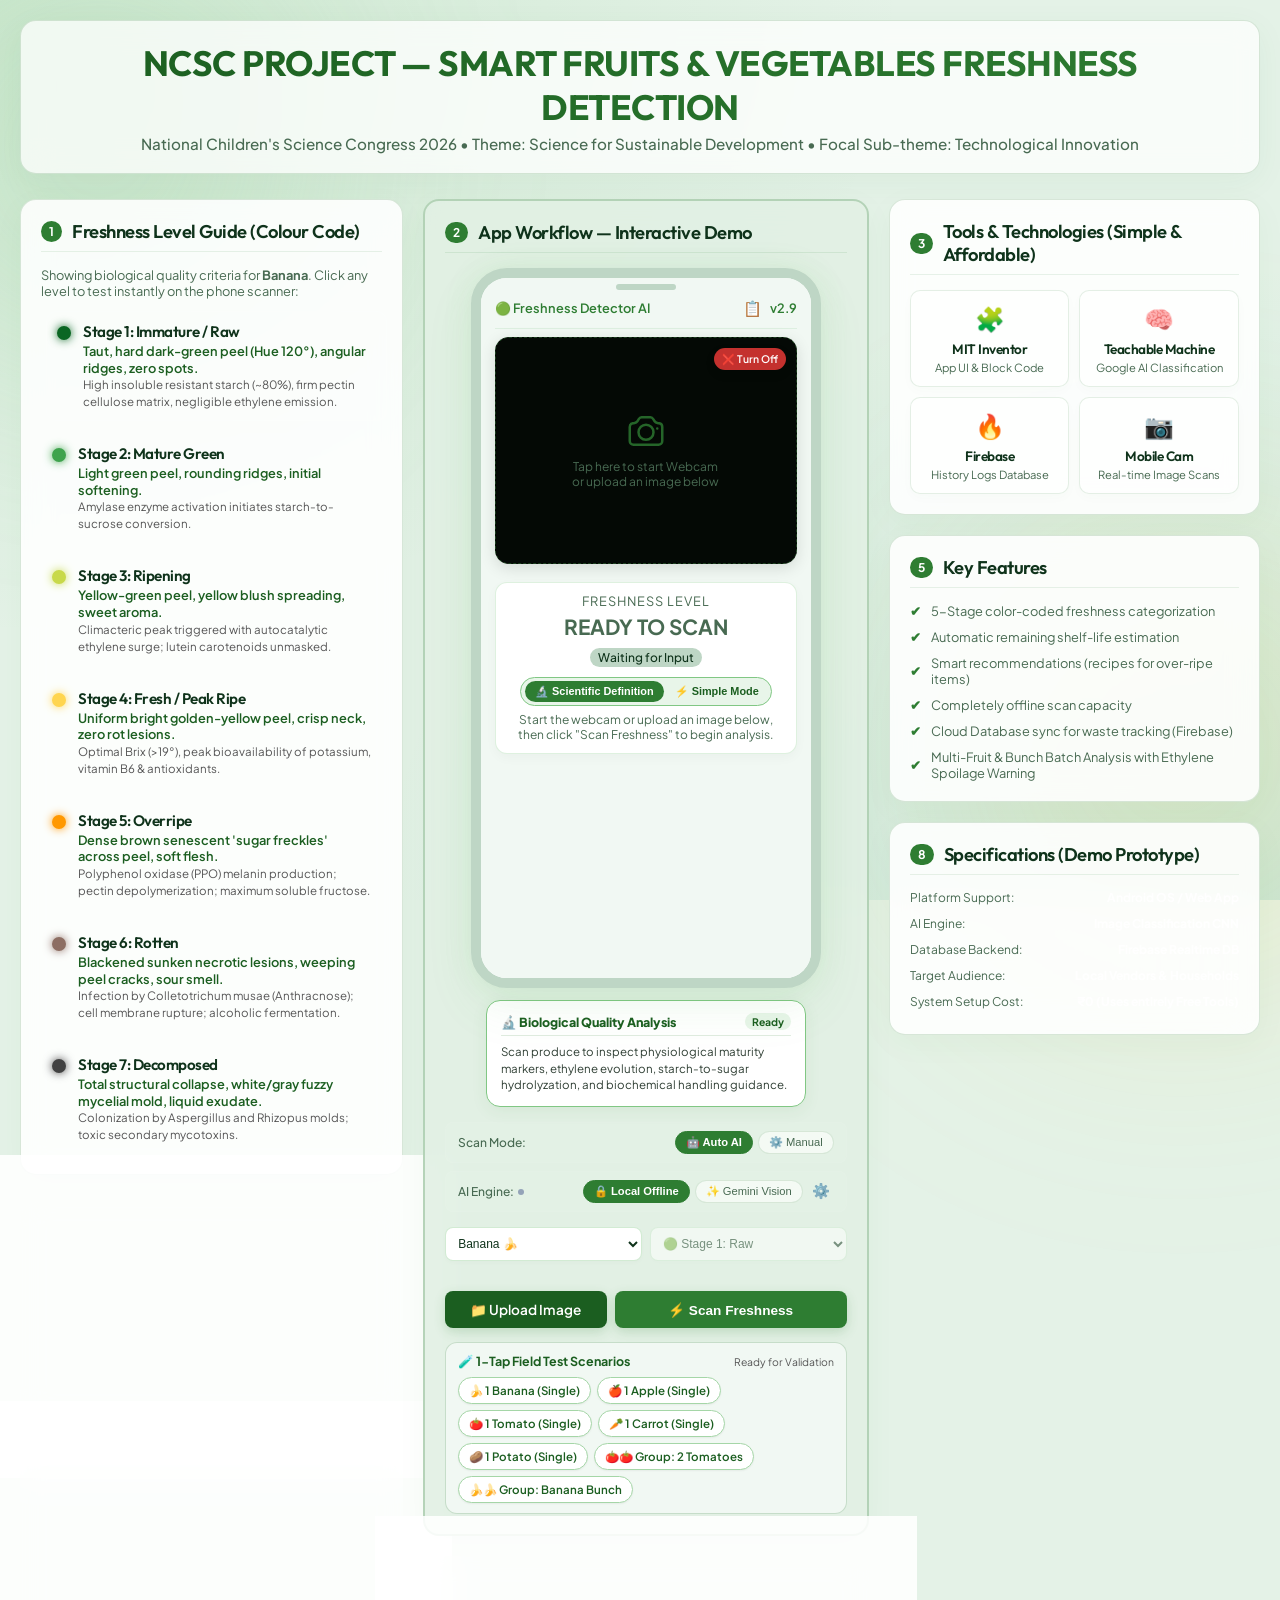
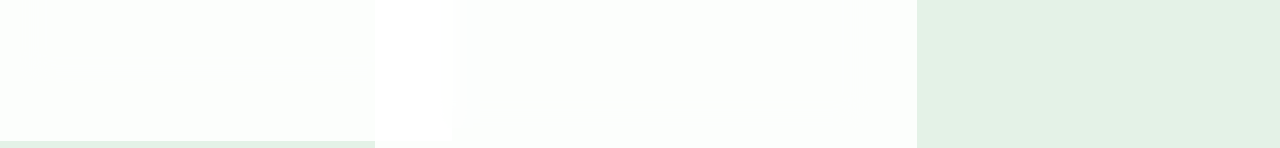
<file: index.html>
<!DOCTYPE html>
<html lang="en">
<head>
    <meta charset="UTF-8">
    <meta name="viewport" content="width=device-width, initial-scale=1.0">
    <title>NCSC Project 2026 - Smart Freshness Detection App Dashboard</title>
    <link rel="stylesheet" href="style.css?v=2.5">
    <link rel="manifest" href="manifest.json">
    <meta name="theme-color" content="#2e7d32">
</head>
<body>
    <!-- 🌟 Glowing background aesthetic circles -->
    <div class="bg-glow-1"></div>
    <div class="bg-glow-2"></div>

    <!-- 🏷️ Header Block -->
    <header>
        <h1>NCSC PROJECT — SMART FRUITS & VEGETABLES FRESHNESS DETECTION</h1>
        <p>National Children's Science Congress 2026 • Theme: Science for Sustainable Development • Focal Sub-theme: Technological Innovation</p>
    </header>

    <!-- 📦 Main Dashboard Grid (Mimicking Display Board) -->
    <div class="dashboard-grid">

        <!-- ==================== LEFT COLUMN ==================== -->
        <div style="display: flex; flex-direction: column; gap: 20px;">
            
            <!-- Panel 1: Freshness Level Guide -->
            <div class="panel">
                <div class="panel-header">
                    <span class="badge">1</span>
                    <h3>Freshness Level Guide (Colour Code)</h3>
                </div>
                <p style="font-size: 0.8rem; color: var(--text-secondary); margin-bottom: 12px;">Click any level to test instantly on the phone scanner:</p>
                <div class="scale-container">
                    <div class="scale-item active" data-state="raw">
                        <div class="scale-dot dot-raw"></div>
                        <div class="scale-details">
                            <h4>Stage 1: Immature / Raw</h4>
                            <p>Small, dark green, hard, smooth skin, attached to the tree.</p>
                        </div>
                    </div>
                    <div class="scale-item" data-state="mature">
                        <div class="scale-dot dot-mature"></div>
                        <div class="scale-details">
                            <h4>Stage 2: Mature Green</h4>
                            <p>Full-sized, mostly green with a slight pink blush, firm.</p>
                        </div>
                    </div>
                    <div class="scale-item" data-state="ripening">
                        <div class="scale-dot dot-ripening"></div>
                        <div class="scale-details">
                            <h4>Stage 3: Ripening</h4>
                            <p>Red color develops over the green background, crisp, increasing sweetness.</p>
                        </div>
                    </div>
                    <div class="scale-item" data-state="ripe">
                        <div class="scale-dot dot-ripe"></div>
                        <div class="scale-details">
                            <h4>Stage 4: Fresh / Peak Ripe</h4>
                            <p>Bright deep red, smooth glossy skin, firm flesh, no bruises.</p>
                        </div>
                    </div>
                    <div class="scale-item" data-state="overripe">
                        <div class="scale-dot dot-overripe"></div>
                        <div class="scale-details">
                            <h4>Stage 5: Overripe</h4>
                            <p>Slight wrinkles near the stem, dull skin, soft spots, minor brown patches.</p>
                        </div>
                    </div>
                    <div class="scale-item" data-state="rotten">
                        <div class="scale-dot dot-rotten"></div>
                        <div class="scale-details">
                            <h4>Stage 6: Rotten</h4>
                            <p>Large brown/black soft areas, mold growth, leaking juice, fermented odor.</p>
                        </div>
                    </div>
                    <div class="scale-item" data-state="decomposed">
                        <div class="scale-dot dot-decomposed"></div>
                        <div class="scale-details">
                            <h4>Stage 7: Decomposed</h4>
                            <p>Fruit collapsed, extensively mold-covered or blackened, tissue broken down.</p>
                        </div>
                    </div>
                </div>
            </div>

            <!-- Panel 4: Example Results on App -->
            <div class="panel">
                <div class="panel-header">
                    <span class="badge">4</span>
                    <h3>Example Results on App</h3>
                </div>
                <div class="tabs-container">
                    <div class="tab-nav">
                        <button class="tab-btn active" data-fruit="apple">🍎 Apple</button>
                        <button class="tab-btn" data-fruit="banana">🍌 Banana</button>
                        <button class="tab-btn" data-fruit="guava">🍈 Guava</button>
                        <button class="tab-btn" data-fruit="tomato">🍅 Tomato</button>
                    </div>

                    <div class="tab-content active" id="tab-apple">
                        <div class="example-item-detail">
                            <div class="example-img-mock">🍎</div>
                            <div class="example-text">
                                <h4>Apple (Fresh Stage)</h4>
                                <p><strong>App Output:</strong> Stage 4: Fresh / Peak Ripe<br>Bright deep red, smooth glossy skin, firm flesh, no bruises.</p>
                            </div>
                        </div>
                    </div>
                    <div class="tab-content" id="tab-banana">
                        <div class="example-item-detail">
                            <div class="example-img-mock">🍌</div>
                            <div class="example-text">
                                <h4>Banana Bunch (Mixed Condition)</h4>
                                <p><strong>App Output:</strong> Detects multiple items in a bunch, pinpoints <strong>which exact item</strong> (Left/Center/Right) is Ripe vs. Rotten, & triggers Ethylene Quarantine Alert.</p>
                            </div>
                        </div>
                    </div>
                    <div class="tab-content" id="tab-guava">
                        <div class="example-item-detail">
                            <div class="example-img-mock">🍈</div>
                            <div class="example-text">
                                <h4>Guava (Fresh Stage)</h4>
                                <p><strong>App Output:</strong> Stage 4: Fresh / Peak Ripe<br>Light yellow-green firm skin, background blurred to isolate only the fruit.</p>
                            </div>
                        </div>
                    </div>
                    <div class="tab-content" id="tab-tomato">
                        <div class="example-item-detail">
                            <div class="example-img-mock">🍅</div>
                            <div class="example-text">
                                <h4>Tomato (Rotten Stage)</h4>
                                <p><strong>App Output:</strong> Stage 6: Rotten<br>Large brown/black soft areas, mold growth, leaking juice, fermented odor.</p>
                            </div>
                        </div>
                    </div>
                </div>
            </div>

            <!-- Panel 7: Future Scope -->
            <div class="panel">
                <div class="panel-header">
                    <span class="badge">7</span>
                    <h3>Future Scope</h3>
                </div>
                <div class="scope-list">
                    <div class="scope-card">
                        <strong>Bulk Scanning:</strong> Scanning complete boxes of produce at once using high-speed warehouse cameras.
                    </div>
                    <div class="scope-card">
                        <strong>Farmers Portal:</strong> A cloud dashboard for farmers to track fruit shelf life during truck transport.
                    </div>
                    <div class="scope-card">
                        <strong>Dynamic Pricing Alerts:</strong> Automatically linking the app to digital discount boards to clear ripe stock fast.
                    </div>
                </div>
            </div>

        </div>

        <!-- ==================== CENTER COLUMN (THE APP IN ACTION) ==================== -->
        <div style="display: flex; flex-direction: column; gap: 20px;">
            
            <!-- Panel 2: Interactive App Workflow -->
            <div class="panel scanner-panel">
                <div class="panel-header" style="width: 100%;">
                    <span class="badge">2</span>
                    <h3>App Workflow — Interactive Demo</h3>
                </div>

                <!-- Smartphone Mockup -->
                <div class="phone-mockup">
                    <div class="phone-speaker"></div>
                    <div class="phone-screen">
                        
                        <div class="app-bar" style="display: flex; justify-content: space-between; align-items: center; width: 100%;">
                            <div style="display: flex; align-items: center; gap: 8px;">
                                <button id="btn-app-back" type="button" style="display: none; background: rgba(46, 125, 50, 0.15); color: #1b5e20; border: 1px solid #81c784; border-radius: 14px; padding: 2px 8px; font-size: 0.68rem; font-weight: 700; cursor: pointer; align-items: center; gap: 4px; font-family: inherit;" title="Return to Live Camera Scanner">⬅ Back</button>
                                <span>🟢 Freshness Detector AI</span>
                            </div>
                            <div style="display: flex; gap: 8px; align-items: center;">
                                <button id="btn-open-history" style="background: none; border: none; color: var(--text-primary); cursor: pointer; font-size: 0.95rem; display: flex; align-items: center; font-family: inherit;" title="View Database History">📋</button>
                                <span>v2.9</span>
                            </div>
                        </div>

                        <!-- Camera/Capture Viewport -->
                        <div class="viewport-container">
                            <div class="laser-line"></div>
                            
                            <!-- ⬅ Back to Live Camera Button (floats in top left whenever static preview or scan is active) -->
                            <button id="btn-viewport-back" type="button" style="display: none; position: absolute; top: 10px; left: 10px; z-index: 21; background: rgba(20, 60, 35, 0.90); color: #fff; border: 1px solid rgba(255,255,255,0.3); padding: 5px 10px; border-radius: 20px; font-size: 0.68rem; cursor: pointer; font-weight: 700; align-items: center; gap: 4px; box-shadow: 0 4px 10px rgba(0,0,0,0.25); font-family: 'Plus Jakarta Sans', sans-serif;" title="Return to Live Camera Scanner">
                                ⬅ Back to Camera
                            </button>

                            <!-- 🔄 Flip Camera Button (Back / Front, floats in top left) -->
                            <button id="flip-camera-btn" type="button" style="display: none; position: absolute; top: 10px; left: 10px; z-index: 20; background: rgba(15, 51, 27, 0.85); color: #fff; border: 1px solid rgba(255,255,255,0.22); padding: 4px 9px; border-radius: 20px; font-size: 0.65rem; cursor: pointer; font-weight: 600; align-items: center; gap: 4px; box-shadow: 0 4px 8px rgba(0,0,0,0.2); font-family: 'Plus Jakarta Sans', sans-serif;" title="Switch between Back and Front Camera">
                                🔄 Back • Flip
                            </button>

                            <!-- ❌ Stop Camera Button (floats in top right) -->
                            <button id="stop-camera-btn" style="display: none; position: absolute; top: 10px; right: 10px; z-index: 20; background: rgba(229, 57, 53, 0.85); color: #fff; border: none; padding: 4px 8px; border-radius: 20px; font-size: 0.65rem; cursor: pointer; font-weight: 600; display: flex; align-items: center; gap: 3px; box-shadow: 0 4px 8px rgba(0,0,0,0.15); font-family: 'Plus Jakarta Sans', sans-serif;">
                                ❌ Turn Off
                            </button>
                            
                            <video id="camera-video" autoplay playsinline muted style="display: none;"></video>
                            <img id="uploaded-image" alt="Upload preview" style="display: none;">
                            <canvas id="detection-overlay" style="display: none; position: absolute; inset: 0; width: 100%; height: 100%; pointer-events: none; z-index: 12;"></canvas>
                            
                            <div class="placeholder-ui">
                                <svg fill="none" stroke="currentColor" viewBox="0 0 24 24" xmlns="http://www.w3.org/2000/svg">
                                    <path stroke-linecap="round" stroke-linejoin="round" d="M6.827 6.175A2.31 2.31 0 0 1 5.186 7.23c-.38.054-.757.112-1.134.175C2.999 7.58 2.25 8.507 2.25 9.574V18a2.25 2.25 0 0 0 2.25 2.25h15A2.25 2.25 0 0 0 21.75 18V9.574c0-1.067-.75-1.994-1.802-2.169a47.865 47.865 0 0 0-1.134-.175 2.31 2.31 0 0 1-1.64-1.055l-.822-1.316a2.192 2.192 0 0 0-1.736-1.039 48.774 48.774 0 0 0-5.232 0 2.192 2.192 0 0 0-1.736 1.039l-.821 1.316Z"></path>
                                    <path stroke-linecap="round" stroke-linejoin="round" d="M16.5 12.75a4.5 4.5 0 1 1-9 0 4.5 4.5 0 0 1 9 0ZM18.75 10.5h.008v.008h-.008V10.5Z"></path>
                                </svg>
                                <span>Tap here to start Webcam<br>or upload an image below</span>
                            </div>
                        </div>

                        <!-- Result Display Output -->
                        <div class="app-result-card">
                            <span class="app-result-title">Freshness Level</span>
                            <div class="app-result-value" id="res-value" style="color: var(--text-secondary);">READY TO SCAN</div>
                            <div>
                                <span class="app-result-shelf" id="res-shelf" style="background: #bed6c5; color: var(--text-primary); font-weight: 500;">Waiting for Input</span>
                            </div>
                            <div id="single-condition-badge" style="display: none; margin: 5px auto 2px auto; font-size: 0.68rem; font-weight: 700; padding: 3px 9px; border-radius: 10px;"></div>

                            <!-- 🔬 Dual Definition Mode Segmented Selector (Scientific vs Simple Mode) -->
                            <div class="def-mode-selector" style="margin: 6px auto 6px auto; display: inline-flex; justify-content: center; gap: 3px; background: #e8f5e9; padding: 3px 4px; border-radius: 20px; border: 1px solid #81c784;">
                                <button id="btn-def-sci" type="button" class="def-pill-btn active" style="border: none; background: #2e7d32; color: #ffffff; padding: 4px 10px; border-radius: 14px; font-size: 0.68rem; font-weight: 700; cursor: pointer; transition: all 0.2s;" title="Detailed Scientific Analysis (ChatGPT style)">🔬 Scientific Definition</button>
                                <button id="btn-def-simple" type="button" class="def-pill-btn" style="border: none; background: transparent; color: #1b5e20; padding: 4px 8px; border-radius: 14px; font-size: 0.68rem; font-weight: 600; cursor: pointer; transition: all 0.2s;" title="Compact Fast Verdict">⚡ Simple Mode</button>
                            </div>

                            <!-- 🍌 Multi-Item / Bunch Breakdown Display -->
                            <div id="bunch-breakdown-container" style="display: none; margin-top: 8px; width: 100%;">
                                <div id="bunch-header" style="font-size: 0.72rem; font-weight: 700; color: var(--text-primary); margin-bottom: 6px; display: flex; justify-content: space-between; align-items: center;">
                                    <span>📦 Batch Detected: <span id="bunch-count" style="color: var(--primary);">-- Items</span></span>
                                    <span id="bunch-status-chip" style="font-size: 0.65rem; padding: 2px 6px; border-radius: 10px; background: rgba(46,125,50,0.1); color: var(--primary); font-weight: 600;">Batch Health</span>
                                </div>
                                <div id="bunch-chips" style="display: flex; flex-wrap: wrap; gap: 4px; justify-content: center;">
                                    <!-- Populated dynamically via JS -->
                                </div>
                                <div id="bunch-item-list" style="display: none; margin-top: 6px; display: flex; flex-direction: column; gap: 3px; text-align: left; max-height: 92px; overflow-y: auto;">
                                    <!-- Per-item condition breakdown (which one from the bunch is Good vs Bad) -->
                                </div>
                                <div id="bunch-action-tip" style="display: none; margin-top: 7px; padding: 6px 10px; background: #fff3e0; border-left: 3px solid #ff9800; border-radius: 4px; font-size: 0.67rem; color: #e65100; text-align: left; line-height: 1.3;">
                                    <!-- Ethylene hazard / segregation recommendation -->
                                </div>
                            </div>

                            <p class="app-result-desc" id="res-desc">Start the webcam or upload an image below, then click "Scan Freshness" to begin analysis.</p>

                            <!-- 🔄 Retry / Scan Another Item Button -->
                            <button id="retry-scan-btn" class="app-btn" type="button" style="display: none; width: 100%; margin-top: 8px; padding: 6px 12px; font-size: 0.75rem; background: #374151; color: #ffffff; border-radius: 6px; cursor: pointer; align-items: center; justify-content: center; gap: 6px; font-weight: 600;">
                                🔄 Scan Again / Next Item
                            </button>
                        </div>

                    </div>
                </div>

                <!-- 🔬 Expanded Scientific Quality Breakdown Card (Full View on Dashboard) -->
                <div id="expanded-scientific-card" class="expanded-sci-card" style="width: 100%; max-width: 320px; margin: 12px auto 0 auto; background: #ffffff; border: 1.5px solid #81c784; border-radius: 14px; padding: 12px 14px; box-shadow: 0 4px 16px rgba(46, 125, 50, 0.08); box-sizing: border-box; text-align: left;">
                    <div style="display: flex; justify-content: space-between; align-items: center; margin-bottom: 8px; padding-bottom: 5px; border-bottom: 1px solid rgba(46, 125, 50, 0.15);">
                        <span style="font-size: 0.78rem; font-weight: 800; color: #1b5e20; display: flex; align-items: center; gap: 5px;">
                            🔬 Biological Quality Analysis
                        </span>
                        <span id="sci-card-stage-pill" style="font-size: 0.65rem; font-weight: 700; padding: 2px 7px; border-radius: 10px; background: #e8f5e9; color: #1b5e20;">Ready</span>
                    </div>
                    <div id="sci-card-body" style="font-size: 0.72rem; line-height: 1.45; color: #2e3e33;">
                        Scan produce to inspect physiological maturity markers, ethylene evolution, starch-to-sugar hydrolyzation, and biochemical handling guidance.
                    </div>
                </div>

                <!-- Mode Switcher -->
                <div class="selection-row" style="width: 100%; display: flex; justify-content: space-between; align-items: center; background: rgba(255,255,255,0.03); padding: 8px 12px; border-radius: 8px; border: 1px solid rgba(255,255,255,0.05); margin-top: 15px;">
                    <span style="font-size: 0.75rem; color: var(--text-secondary); font-weight: 500;">Scan Mode:</span>
                    <div style="display: flex; gap: 5px;">
                        <button id="mode-auto" class="tab-btn active" style="padding: 4px 10px; font-size: 0.7rem;" type="button">🤖 Auto AI</button>
                        <button id="mode-manual" class="tab-btn" style="padding: 4px 10px; font-size: 0.7rem;" type="button">⚙️ Manual</button>
                    </div>
                </div>

                <!-- AI Engine Selector (Optional Online Gemini Vision) -->
                <div class="selection-row" style="width: 100%; display: flex; justify-content: space-between; align-items: center; background: rgba(255,255,255,0.03); padding: 8px 12px; border-radius: 8px; border: 1px solid rgba(255,255,255,0.05); margin-top: 8px;">
                    <span style="font-size: 0.75rem; color: var(--text-secondary); font-weight: 500; display: flex; align-items: center; gap: 4px;">
                        AI Engine: 
                        <span id="api-status-dot" style="width: 6px; height: 6px; border-radius: 50%; background: #94a3b8; display: inline-block;"></span>
                    </span>
                    <div style="display: flex; gap: 5px; align-items: center;">
                        <button id="engine-local" class="tab-btn active" style="padding: 4px 10px; font-size: 0.7rem;" type="button">🔒 Local Offline</button>
                        <button id="engine-gemini" class="tab-btn" style="padding: 4px 10px; font-size: 0.7rem;" type="button">✨ Gemini Vision</button>
                        <button id="btn-api-settings" style="background: none; border: none; color: var(--text-secondary); cursor: pointer; padding: 2px 4px; display: flex; align-items: center; justify-content: center; font-size: 0.9rem;" title="Configure Gemini API Key" type="button">⚙️</button>
                    </div>
                </div>

                <!-- Input Controls -->
                <div class="selection-row" style="width: 100%;">
                    <select class="app-select" id="fruit-select" title="Select item type">
                        <option value="banana" selected>Banana 🍌</option>
                        <option value="apple">Apple 🍎</option>
                        <option value="mango">Mango 🥭</option>
                        <option value="tomato">Tomato 🍅</option>
                        <option value="orange">Orange 🍊</option>
                        <option value="grape">Grapes 🍇</option>
                        <option value="pineapple">Pineapple 🍍</option>
                        <option value="ladyfinger">Ladyfinger 🥒</option>
                        <option value="guava">Guava 🍈</option>
                        <option value="radish">Radish 🥗</option>
                        <option value="potato">Potato 🥔</option>
                        <option value="carrot">Carrot 🥕</option>
                        <option value="cucumber">Cucumber 🥒</option>
                        <option value="cabbage">Cabbage 🥬</option>
                        <option value="capsicum">Capsicum 🫑</option>
                        <option value="brinjal">Brinjal 🍆</option>
                    </select>

                    <!-- Manual override dropdown (disabled/hidden in auto mode) -->
                    <select class="app-select" id="state-select" title="Override freshness level" style="opacity: 0.5;" disabled>
                        <option value="raw" selected>🟢 Stage 1: Raw</option>
                        <option value="mature">🟢 Stage 2: Mature Green</option>
                        <option value="ripening">🟡 Stage 3: Ripening</option>
                        <option value="ripe">🟡 Stage 4: Fresh Ripe</option>
                        <option value="overripe">🟠 Stage 5: Overripe</option>
                        <option value="rotten">🟤 Stage 6: Rotten</option>
                        <option value="decomposed">⚫ Stage 7: Decomposed</option>
                    </select>
                </div>

                <div class="selection-row" style="width: 100%;">
                    <label for="file-input" class="app-btn" style="background: #1b5e20; color: #ffffff; cursor: pointer; flex: 1;">
                        📁 Upload Image
                    </label>
                    <input type="file" id="file-input" accept="image/*" style="display: none;">
                    
                    <button class="app-btn" id="scan-btn" style="background: #2e7d32; color: #ffffff; flex: 1.5;">
                        ⚡ Scan Freshness
                    </button>
                </div>

                <!-- 🧪 Curated 1-Click Field Test Cases -->
                <div class="quick-test-bar">
                    <div class="quick-test-header">
                        <span class="quick-test-title">🧪 1-Tap Field Test Scenarios</span>
                        <span style="font-size: 0.65rem; color: #555;">Ready for Validation</span>
                    </div>
                    <div class="quick-test-chips">
                        <button type="button" class="test-chip-btn" data-fruit="banana" data-file="images/test_cases/sample_banana_ripe.jpg" title="Scan single fresh banana (1 whole fruit)">🍌 1 Banana (Single)</button>
                        <button type="button" class="test-chip-btn" data-fruit="apple" data-file="images/test_cases/sample_single_apple.jpg" title="Scan single fresh apple">🍎 1 Apple (Single)</button>
                        <button type="button" class="test-chip-btn" data-fruit="tomato" data-file="images/test_cases/sample_tomato.jpg" title="Scan single ripe tomato">🍅 1 Tomato (Single)</button>
                        <button type="button" class="test-chip-btn" data-fruit="carrot" data-file="images/test_cases/sample_carrot.jpg" title="Scan single crisp fresh carrot">🥕 1 Carrot (Single)</button>
                        <button type="button" class="test-chip-btn" data-fruit="potato" data-file="images/test_cases/sample_potato.jpg" title="Scan single good potato">🥔 1 Potato (Single)</button>
                        <button type="button" class="test-chip-btn" data-fruit="tomato" data-file="images/test_cases/sample_two_tomatoes.jpg" title="Scan 2 fresh tomatoes side-by-side">🍅🍅 Group: 2 Tomatoes</button>
                        <button type="button" class="test-chip-btn" data-fruit="banana" data-file="images/test_cases/tc3_banana_bunch_mixed.jpg" title="Scan mixed condition banana bunch">🍌🍌 Group: Banana Bunch</button>
                    </div>
                </div>

            </div>

            <!-- Panel 6: System Diagram -->
            <div class="panel">
                <div class="panel-header">
                    <span class="badge">6</span>
                    <h3>System Diagram (Interactive Process Flow)</h3>
                </div>
                <div class="flow-diagram">
                    <div class="flow-connector"></div>
                    <div class="flow-step" id="step-input">
                        <div class="flow-circle">📷</div>
                        <p>Camera Input</p>
                    </div>
                    <div class="flow-step" id="step-process">
                        <div class="flow-circle">🧠</div>
                        <p>AI Process</p>
                    </div>
                    <div class="flow-step" id="step-level">
                        <div class="flow-circle">🟢</div>
                        <p>5-Level Check</p>
                    </div>
                    <div class="flow-step" id="step-result">
                        <div class="flow-circle">📲</div>
                        <p>App Output</p>
                    </div>
                </div>
            </div>

        </div>

        <!-- ==================== RIGHT COLUMN ==================== -->
        <div style="display: flex; flex-direction: column; gap: 20px;">
            
            <!-- Panel 3: Tools & Technologies -->
            <div class="panel">
                <div class="panel-header">
                    <span class="badge">3</span>
                    <h3>Tools & Technologies (Simple & Affordable)</h3>
                </div>
                <div class="tools-grid">
                    <div class="tool-card">
                        <div class="tool-icon">🧩</div>
                        <h4>MIT Inventor</h4>
                        <p>App UI & Block Code</p>
                    </div>
                    <div class="tool-card">
                        <div class="tool-icon">🧠</div>
                        <h4>Teachable Machine</h4>
                        <p>Google AI Classification</p>
                    </div>
                    <div class="tool-card">
                        <div class="tool-icon">🔥</div>
                        <h4>Firebase</h4>
                        <p>History Logs Database</p>
                    </div>
                    <div class="tool-card">
                        <div class="tool-icon">📷</div>
                        <h4>Mobile Cam</h4>
                        <p>Real-time Image Scans</p>
                    </div>
                </div>
            </div>

            <!-- Panel 5: Key Features -->
            <div class="panel">
                <div class="panel-header">
                    <span class="badge">5</span>
                    <h3>Key Features</h3>
                </div>
                <div class="features-list">
                    <div class="feature-item">
                        <span class="feature-check">✔</span>
                        <span>5-Stage color-coded freshness categorization</span>
                    </div>
                    <div class="feature-item">
                        <span class="feature-check">✔</span>
                        <span>Automatic remaining shelf-life estimation</span>
                    </div>
                    <div class="feature-item">
                        <span class="feature-check">✔</span>
                        <span>Smart recommendations (recipes for over-ripe items)</span>
                    </div>
                    <div class="feature-item">
                        <span class="feature-check">✔</span>
                        <span>Completely offline scan capacity</span>
                    </div>
                    <div class="feature-item">
                        <span class="feature-check">✔</span>
                        <span>Cloud Database sync for waste tracking (Firebase)</span>
                    </div>
                    <div class="feature-item">
                        <span class="feature-check">✔</span>
                        <span>Multi-Fruit & Bunch Batch Analysis with Ethylene Spoilage Warning</span>
                    </div>
                </div>
            </div>

            <!-- Panel 8: Specifications -->
            <div class="panel">
                <div class="panel-header">
                    <span class="badge">8</span>
                    <h3>Specifications (Demo Prototype)</h3>
                </div>
                <div class="specs-list">
                    <div class="spec-line">
                        <span>Platform Support:</span>
                        <strong>Android OS / Web App</strong>
                    </div>
                    <div class="spec-line">
                        <span>AI Engine:</span>
                        <strong>Image Classification CNN</strong>
                    </div>
                    <div class="spec-line">
                        <span>Database Backend:</span>
                        <strong>Firebase Realtime DB</strong>
                    </div>
                    <div class="spec-line">
                        <span>Target Audience:</span>
                        <strong>Local Vendors & Households</strong>
                    </div>
                    <div class="spec-line">
                        <span>System Setup Cost:</span>
                        <strong>₹0 (Uses entirely Free Tools)</strong>
                    </div>
                </div>
            </div>

        </div>

        <!-- ==================== HISTORY LOG SECTION (REMOVED AND CONVERTED TO MODAL) ==================== -->
    </div>

    <!-- ⚙️ Gemini API Key Configuration Modal -->
    <div id="api-modal" class="modal-overlay" style="display: none;">
        <div class="modal-card">
            <div class="modal-header">
                <h3>Gemini Vision Settings</h3>
                <button id="modal-close" class="modal-close-btn">&times;</button>
            </div>
            <div class="modal-body">
                <p style="font-size: 0.8rem; color: var(--text-secondary); margin-bottom: 15px; line-height: 1.4;">
                    Input a free **Gemini API Key** to enable texture and advanced visual classification. Your key is stored locally in your browser and is never sent anywhere else.
                </p>
                <div class="input-group">
                    <label for="input-api-key" style="font-size: 0.75rem; color: var(--text-primary); font-weight: 500; display: block; margin-bottom: 5px;">Gemini API Key:</label>
                    <input type="password" id="input-api-key" placeholder="AIzaSy..." style="width: 100%; padding: 8px 10px; border-radius: 6px; border: 1px solid rgba(0,0,0,0.15); background: rgba(255,255,255,0.7); color: var(--text-primary); font-size: 0.8rem;">
                </div>
            </div>
            <div class="modal-footer">
                <button id="btn-save-key" style="padding: 6px 15px; font-size: 0.75rem; border: none; background: var(--primary); color: #fff; border-radius: 6px; cursor: pointer; font-weight: 600;">Save Settings</button>
            </div>
        </div>
    </div>

    <!-- 📋 Firebase Database History Modal -->
    <div id="history-modal" class="modal-overlay" style="display: none;">
        <div class="modal-card" style="max-width: 600px; width: 95%;">
            <div class="modal-header">
                <h3>Firebase Database History Log</h3>
                <button id="history-modal-close" class="modal-close-btn">&times;</button>
            </div>
            <div class="modal-body" style="max-height: 380px; overflow-y: auto;">
                <p style="font-size: 0.75rem; color: var(--text-secondary); margin-bottom: 12px; line-height: 1.4;">
                    This log displays the live synchronized scanner records stored in your Firebase Database.
                </p>
                <div class="log-table-container" style="border: 1px solid rgba(46, 125, 50, 0.08); background: #ffffff; border-radius: 8px;">
                    <table class="log-table" style="width: 100%;">
                        <thead>
                            <tr>
                                <th>Scanned Fruit/Veg</th>
                                <th>Freshness Status</th>
                                <th>AI Prediction Accuracy</th>
                                <th>Scan Time & Date</th>
                            </tr>
                        </thead>
                        <tbody id="log-body">
                            <!-- Loaded via JS -->
                        </tbody>
                    </table>
                </div>
            </div>
            <div class="modal-footer" style="display: flex; justify-content: flex-end; margin-top: 15px;">
                <button id="clear-history-btn" style="background: rgba(244, 67, 54, 0.1); border: 1px solid var(--c-rot); color: var(--c-rot); padding: 6px 12px; border-radius: 6px; cursor: pointer; font-size: 0.75rem;">
                    🧹 Clear Database Log
                </button>
            </div>
        </div>
    </div>

    <!-- ⚙️ JavaScript Connection -->
    <!-- 🧠 TensorFlow.js Deep Learning Neural Engine & MobileNet -->
    <script src="tf.min.js"></script>
    <script src="mobilenet.min.js"></script>
    <script src="app.js?v=4.4"></script>
</body>
</html>
</file>
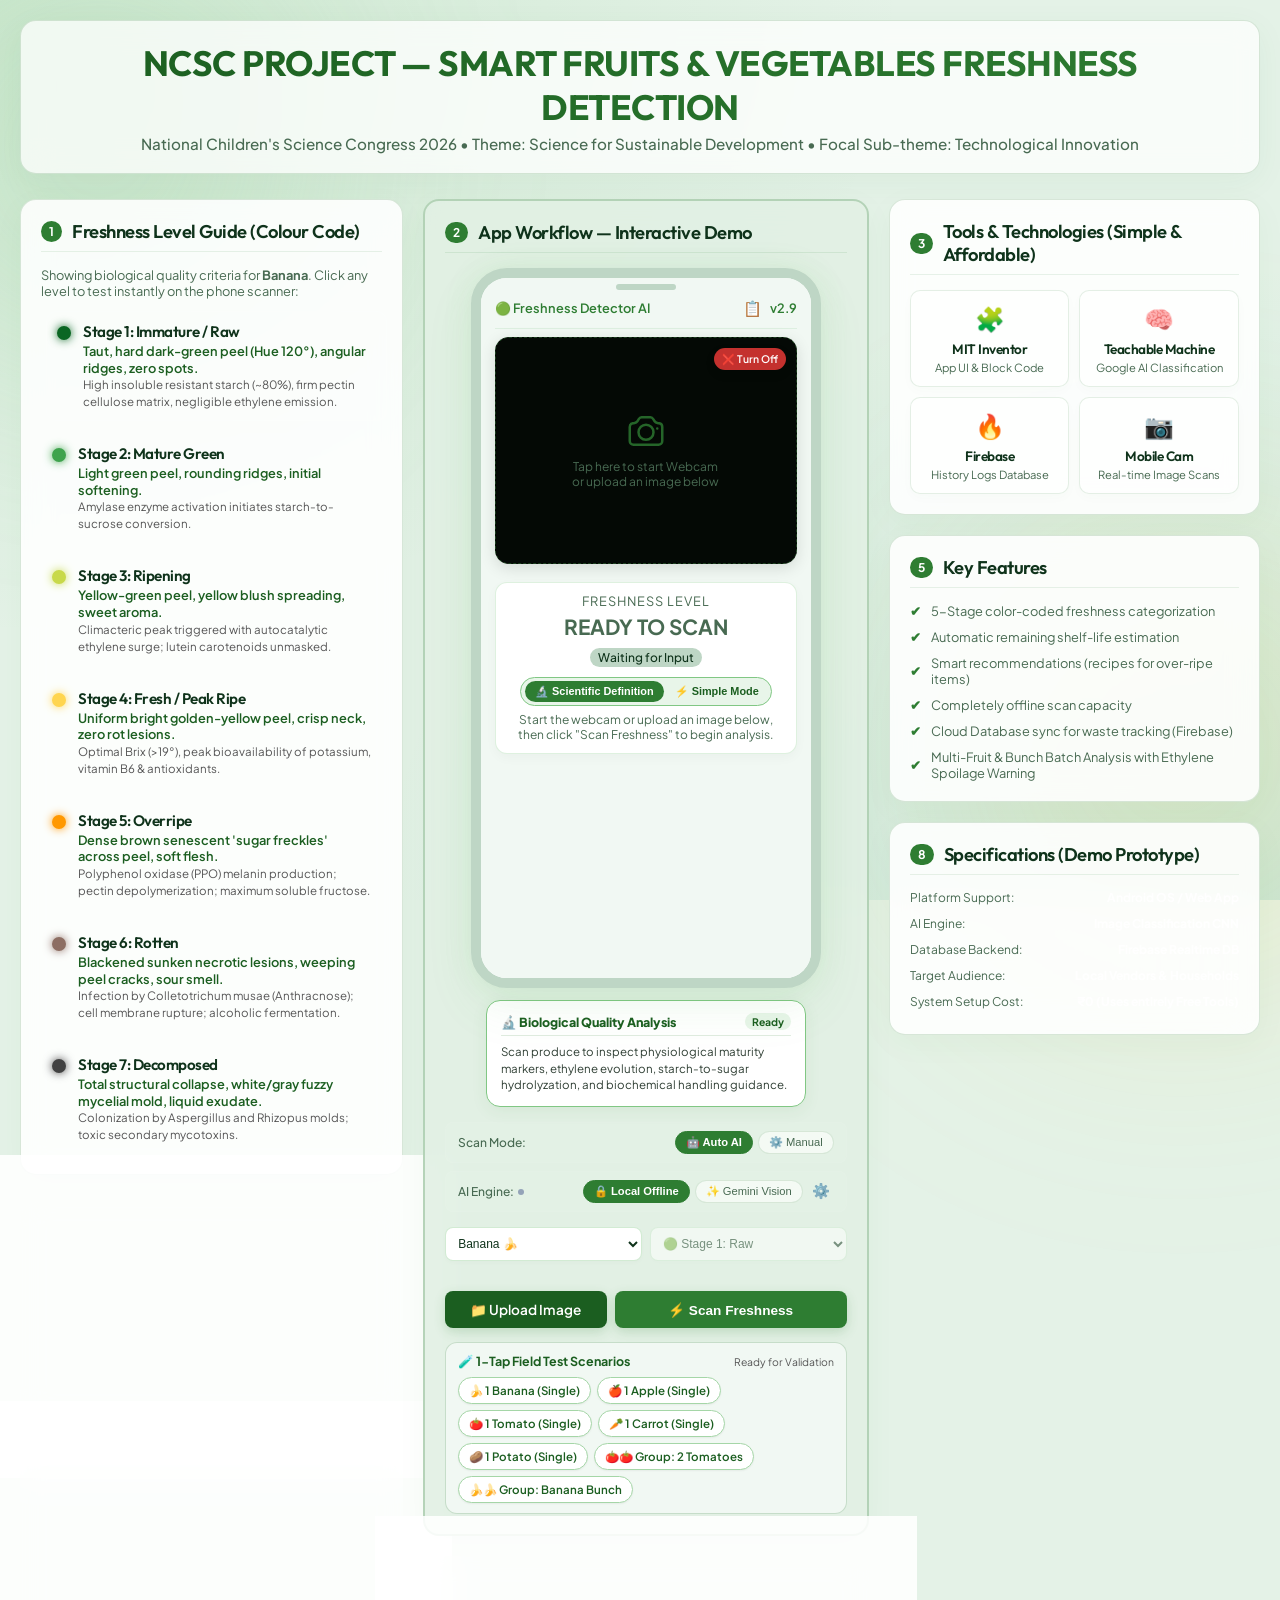
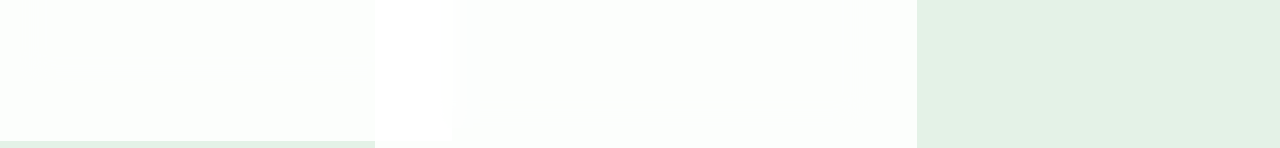
<file: android-project/app/src/main/assets/index.html>
<!DOCTYPE html>
<html lang="en">
<head>
    <meta charset="UTF-8">
    <meta name="viewport" content="width=device-width, initial-scale=1.0">
    <title>NCSC Project 2026 - Smart Freshness Detection App Dashboard</title>
    <link rel="stylesheet" href="style.css?v=2.5">
    <link rel="manifest" href="manifest.json">
    <meta name="theme-color" content="#2e7d32">
</head>
<body>
    <!-- 🌟 Glowing background aesthetic circles -->
    <div class="bg-glow-1"></div>
    <div class="bg-glow-2"></div>

    <!-- 🏷️ Header Block -->
    <header>
        <h1>NCSC PROJECT — SMART FRUITS & VEGETABLES FRESHNESS DETECTION</h1>
        <p>National Children's Science Congress 2026 • Theme: Science for Sustainable Development • Focal Sub-theme: Technological Innovation</p>
    </header>

    <!-- 📦 Main Dashboard Grid (Mimicking Display Board) -->
    <div class="dashboard-grid">

        <!-- ==================== LEFT COLUMN ==================== -->
        <div style="display: flex; flex-direction: column; gap: 20px;">
            
            <!-- Panel 1: Freshness Level Guide -->
            <div class="panel">
                <div class="panel-header">
                    <span class="badge">1</span>
                    <h3>Freshness Level Guide (Colour Code)</h3>
                </div>
                <p style="font-size: 0.8rem; color: var(--text-secondary); margin-bottom: 12px;">Click any level to test instantly on the phone scanner:</p>
                <div class="scale-container">
                    <div class="scale-item active" data-state="raw">
                        <div class="scale-dot dot-raw"></div>
                        <div class="scale-details">
                            <h4>Stage 1: Immature / Raw</h4>
                            <p>Small, dark green, hard, smooth skin, attached to the tree.</p>
                        </div>
                    </div>
                    <div class="scale-item" data-state="mature">
                        <div class="scale-dot dot-mature"></div>
                        <div class="scale-details">
                            <h4>Stage 2: Mature Green</h4>
                            <p>Full-sized, mostly green with a slight pink blush, firm.</p>
                        </div>
                    </div>
                    <div class="scale-item" data-state="ripening">
                        <div class="scale-dot dot-ripening"></div>
                        <div class="scale-details">
                            <h4>Stage 3: Ripening</h4>
                            <p>Red color develops over the green background, crisp, increasing sweetness.</p>
                        </div>
                    </div>
                    <div class="scale-item" data-state="ripe">
                        <div class="scale-dot dot-ripe"></div>
                        <div class="scale-details">
                            <h4>Stage 4: Fresh / Peak Ripe</h4>
                            <p>Bright deep red, smooth glossy skin, firm flesh, no bruises.</p>
                        </div>
                    </div>
                    <div class="scale-item" data-state="overripe">
                        <div class="scale-dot dot-overripe"></div>
                        <div class="scale-details">
                            <h4>Stage 5: Overripe</h4>
                            <p>Slight wrinkles near the stem, dull skin, soft spots, minor brown patches.</p>
                        </div>
                    </div>
                    <div class="scale-item" data-state="rotten">
                        <div class="scale-dot dot-rotten"></div>
                        <div class="scale-details">
                            <h4>Stage 6: Rotten</h4>
                            <p>Large brown/black soft areas, mold growth, leaking juice, fermented odor.</p>
                        </div>
                    </div>
                    <div class="scale-item" data-state="decomposed">
                        <div class="scale-dot dot-decomposed"></div>
                        <div class="scale-details">
                            <h4>Stage 7: Decomposed</h4>
                            <p>Fruit collapsed, extensively mold-covered or blackened, tissue broken down.</p>
                        </div>
                    </div>
                </div>
            </div>

            <!-- Panel 4: Example Results on App -->
            <div class="panel">
                <div class="panel-header">
                    <span class="badge">4</span>
                    <h3>Example Results on App</h3>
                </div>
                <div class="tabs-container">
                    <div class="tab-nav">
                        <button class="tab-btn active" data-fruit="apple">🍎 Apple</button>
                        <button class="tab-btn" data-fruit="banana">🍌 Banana</button>
                        <button class="tab-btn" data-fruit="guava">🍈 Guava</button>
                        <button class="tab-btn" data-fruit="tomato">🍅 Tomato</button>
                    </div>

                    <div class="tab-content active" id="tab-apple">
                        <div class="example-item-detail">
                            <div class="example-img-mock">🍎</div>
                            <div class="example-text">
                                <h4>Apple (Fresh Stage)</h4>
                                <p><strong>App Output:</strong> Stage 4: Fresh / Peak Ripe<br>Bright deep red, smooth glossy skin, firm flesh, no bruises.</p>
                            </div>
                        </div>
                    </div>
                    <div class="tab-content" id="tab-banana">
                        <div class="example-item-detail">
                            <div class="example-img-mock">🍌</div>
                            <div class="example-text">
                                <h4>Banana Bunch (Mixed Condition)</h4>
                                <p><strong>App Output:</strong> Detects multiple items in a bunch, pinpoints <strong>which exact item</strong> (Left/Center/Right) is Ripe vs. Rotten, & triggers Ethylene Quarantine Alert.</p>
                            </div>
                        </div>
                    </div>
                    <div class="tab-content" id="tab-guava">
                        <div class="example-item-detail">
                            <div class="example-img-mock">🍈</div>
                            <div class="example-text">
                                <h4>Guava (Fresh Stage)</h4>
                                <p><strong>App Output:</strong> Stage 4: Fresh / Peak Ripe<br>Light yellow-green firm skin, background blurred to isolate only the fruit.</p>
                            </div>
                        </div>
                    </div>
                    <div class="tab-content" id="tab-tomato">
                        <div class="example-item-detail">
                            <div class="example-img-mock">🍅</div>
                            <div class="example-text">
                                <h4>Tomato (Rotten Stage)</h4>
                                <p><strong>App Output:</strong> Stage 6: Rotten<br>Large brown/black soft areas, mold growth, leaking juice, fermented odor.</p>
                            </div>
                        </div>
                    </div>
                </div>
            </div>

            <!-- Panel 7: Future Scope -->
            <div class="panel">
                <div class="panel-header">
                    <span class="badge">7</span>
                    <h3>Future Scope</h3>
                </div>
                <div class="scope-list">
                    <div class="scope-card">
                        <strong>Bulk Scanning:</strong> Scanning complete boxes of produce at once using high-speed warehouse cameras.
                    </div>
                    <div class="scope-card">
                        <strong>Farmers Portal:</strong> A cloud dashboard for farmers to track fruit shelf life during truck transport.
                    </div>
                    <div class="scope-card">
                        <strong>Dynamic Pricing Alerts:</strong> Automatically linking the app to digital discount boards to clear ripe stock fast.
                    </div>
                </div>
            </div>

        </div>

        <!-- ==================== CENTER COLUMN (THE APP IN ACTION) ==================== -->
        <div style="display: flex; flex-direction: column; gap: 20px;">
            
            <!-- Panel 2: Interactive App Workflow -->
            <div class="panel scanner-panel">
                <div class="panel-header" style="width: 100%;">
                    <span class="badge">2</span>
                    <h3>App Workflow — Interactive Demo</h3>
                </div>

                <!-- Smartphone Mockup -->
                <div class="phone-mockup">
                    <div class="phone-speaker"></div>
                    <div class="phone-screen">
                        
                        <div class="app-bar" style="display: flex; justify-content: space-between; align-items: center; width: 100%;">
                            <div style="display: flex; align-items: center; gap: 8px;">
                                <button id="btn-app-back" type="button" style="display: none; background: rgba(46, 125, 50, 0.15); color: #1b5e20; border: 1px solid #81c784; border-radius: 14px; padding: 2px 8px; font-size: 0.68rem; font-weight: 700; cursor: pointer; align-items: center; gap: 4px; font-family: inherit;" title="Return to Live Camera Scanner">⬅ Back</button>
                                <span>🟢 Freshness Detector AI</span>
                            </div>
                            <div style="display: flex; gap: 8px; align-items: center;">
                                <button id="btn-open-history" style="background: none; border: none; color: var(--text-primary); cursor: pointer; font-size: 0.95rem; display: flex; align-items: center; font-family: inherit;" title="View Database History">📋</button>
                                <span>v2.9</span>
                            </div>
                        </div>

                        <!-- Camera/Capture Viewport -->
                        <div class="viewport-container">
                            <div class="laser-line"></div>
                            
                            <!-- ⬅ Back to Live Camera Button (floats in top left whenever static preview or scan is active) -->
                            <button id="btn-viewport-back" type="button" style="display: none; position: absolute; top: 10px; left: 10px; z-index: 21; background: rgba(20, 60, 35, 0.90); color: #fff; border: 1px solid rgba(255,255,255,0.3); padding: 5px 10px; border-radius: 20px; font-size: 0.68rem; cursor: pointer; font-weight: 700; align-items: center; gap: 4px; box-shadow: 0 4px 10px rgba(0,0,0,0.25); font-family: 'Plus Jakarta Sans', sans-serif;" title="Return to Live Camera Scanner">
                                ⬅ Back to Camera
                            </button>

                            <!-- 🔄 Flip Camera Button (Back / Front, floats in top left) -->
                            <button id="flip-camera-btn" type="button" style="display: none; position: absolute; top: 10px; left: 10px; z-index: 20; background: rgba(15, 51, 27, 0.85); color: #fff; border: 1px solid rgba(255,255,255,0.22); padding: 4px 9px; border-radius: 20px; font-size: 0.65rem; cursor: pointer; font-weight: 600; align-items: center; gap: 4px; box-shadow: 0 4px 8px rgba(0,0,0,0.2); font-family: 'Plus Jakarta Sans', sans-serif;" title="Switch between Back and Front Camera">
                                🔄 Back • Flip
                            </button>

                            <!-- ❌ Stop Camera Button (floats in top right) -->
                            <button id="stop-camera-btn" style="display: none; position: absolute; top: 10px; right: 10px; z-index: 20; background: rgba(229, 57, 53, 0.85); color: #fff; border: none; padding: 4px 8px; border-radius: 20px; font-size: 0.65rem; cursor: pointer; font-weight: 600; display: flex; align-items: center; gap: 3px; box-shadow: 0 4px 8px rgba(0,0,0,0.15); font-family: 'Plus Jakarta Sans', sans-serif;">
                                ❌ Turn Off
                            </button>
                            
                            <video id="camera-video" autoplay playsinline style="display: none;"></video>
                            <img id="uploaded-image" alt="Upload preview" style="display: none;">
                            <canvas id="detection-overlay" style="display: none; position: absolute; inset: 0; width: 100%; height: 100%; pointer-events: none; z-index: 12;"></canvas>
                            
                            <div class="placeholder-ui">
                                <svg fill="none" stroke="currentColor" viewBox="0 0 24 24" xmlns="http://www.w3.org/2000/svg">
                                    <path stroke-linecap="round" stroke-linejoin="round" d="M6.827 6.175A2.31 2.31 0 0 1 5.186 7.23c-.38.054-.757.112-1.134.175C2.999 7.58 2.25 8.507 2.25 9.574V18a2.25 2.25 0 0 0 2.25 2.25h15A2.25 2.25 0 0 0 21.75 18V9.574c0-1.067-.75-1.994-1.802-2.169a47.865 47.865 0 0 0-1.134-.175 2.31 2.31 0 0 1-1.64-1.055l-.822-1.316a2.192 2.192 0 0 0-1.736-1.039 48.774 48.774 0 0 0-5.232 0 2.192 2.192 0 0 0-1.736 1.039l-.821 1.316Z"></path>
                                    <path stroke-linecap="round" stroke-linejoin="round" d="M16.5 12.75a4.5 4.5 0 1 1-9 0 4.5 4.5 0 0 1 9 0ZM18.75 10.5h.008v.008h-.008V10.5Z"></path>
                                </svg>
                                <span>Tap here to start Webcam<br>or upload an image below</span>
                            </div>
                        </div>

                        <!-- Result Display Output -->
                        <div class="app-result-card">
                            <span class="app-result-title">Freshness Level</span>
                            <div class="app-result-value" id="res-value" style="color: var(--text-secondary);">READY TO SCAN</div>
                            <div>
                                <span class="app-result-shelf" id="res-shelf" style="background: #bed6c5; color: var(--text-primary); font-weight: 500;">Waiting for Input</span>
                            </div>
                            <div id="single-condition-badge" style="display: none; margin: 5px auto 2px auto; font-size: 0.68rem; font-weight: 700; padding: 3px 9px; border-radius: 10px;"></div>

                            <!-- 🔬 Dual Definition Mode Segmented Selector (Scientific vs Simple Mode) -->
                            <div class="def-mode-selector" style="margin: 6px auto 6px auto; display: inline-flex; justify-content: center; gap: 3px; background: #e8f5e9; padding: 3px 4px; border-radius: 20px; border: 1px solid #81c784;">
                                <button id="btn-def-sci" type="button" class="def-pill-btn active" style="border: none; background: #2e7d32; color: #ffffff; padding: 4px 10px; border-radius: 14px; font-size: 0.68rem; font-weight: 700; cursor: pointer; transition: all 0.2s;" title="Detailed Scientific Analysis (ChatGPT style)">🔬 Scientific Definition</button>
                                <button id="btn-def-simple" type="button" class="def-pill-btn" style="border: none; background: transparent; color: #1b5e20; padding: 4px 8px; border-radius: 14px; font-size: 0.68rem; font-weight: 600; cursor: pointer; transition: all 0.2s;" title="Compact Fast Verdict">⚡ Simple Mode</button>
                            </div>

                            <!-- 🍌 Multi-Item / Bunch Breakdown Display -->
                            <div id="bunch-breakdown-container" style="display: none; margin-top: 8px; width: 100%;">
                                <div id="bunch-header" style="font-size: 0.72rem; font-weight: 700; color: var(--text-primary); margin-bottom: 6px; display: flex; justify-content: space-between; align-items: center;">
                                    <span>📦 Batch Detected: <span id="bunch-count" style="color: var(--primary);">-- Items</span></span>
                                    <span id="bunch-status-chip" style="font-size: 0.65rem; padding: 2px 6px; border-radius: 10px; background: rgba(46,125,50,0.1); color: var(--primary); font-weight: 600;">Batch Health</span>
                                </div>
                                <div id="bunch-chips" style="display: flex; flex-wrap: wrap; gap: 4px; justify-content: center;">
                                    <!-- Populated dynamically via JS -->
                                </div>
                                <div id="bunch-item-list" style="display: none; margin-top: 6px; display: flex; flex-direction: column; gap: 3px; text-align: left; max-height: 92px; overflow-y: auto;">
                                    <!-- Per-item condition breakdown (which one from the bunch is Good vs Bad) -->
                                </div>
                                <div id="bunch-action-tip" style="display: none; margin-top: 7px; padding: 6px 10px; background: #fff3e0; border-left: 3px solid #ff9800; border-radius: 4px; font-size: 0.67rem; color: #e65100; text-align: left; line-height: 1.3;">
                                    <!-- Ethylene hazard / segregation recommendation -->
                                </div>
                            </div>

                            <p class="app-result-desc" id="res-desc">Start the webcam or upload an image below, then click "Scan Freshness" to begin analysis.</p>

                            <!-- 🔄 Retry / Scan Another Item Button -->
                            <button id="retry-scan-btn" class="app-btn" type="button" style="display: none; width: 100%; margin-top: 8px; padding: 6px 12px; font-size: 0.75rem; background: #374151; color: #ffffff; border-radius: 6px; cursor: pointer; align-items: center; justify-content: center; gap: 6px; font-weight: 600;">
                                🔄 Scan Again / Next Item
                            </button>
                        </div>

                    </div>
                </div>

                <!-- 🔬 Expanded Scientific Quality Breakdown Card (Full View on Dashboard) -->
                <div id="expanded-scientific-card" class="expanded-sci-card" style="width: 100%; max-width: 320px; margin: 12px auto 0 auto; background: #ffffff; border: 1.5px solid #81c784; border-radius: 14px; padding: 12px 14px; box-shadow: 0 4px 16px rgba(46, 125, 50, 0.08); box-sizing: border-box; text-align: left;">
                    <div style="display: flex; justify-content: space-between; align-items: center; margin-bottom: 8px; padding-bottom: 5px; border-bottom: 1px solid rgba(46, 125, 50, 0.15);">
                        <span style="font-size: 0.78rem; font-weight: 800; color: #1b5e20; display: flex; align-items: center; gap: 5px;">
                            🔬 Biological Quality Analysis
                        </span>
                        <span id="sci-card-stage-pill" style="font-size: 0.65rem; font-weight: 700; padding: 2px 7px; border-radius: 10px; background: #e8f5e9; color: #1b5e20;">Ready</span>
                    </div>
                    <div id="sci-card-body" style="font-size: 0.72rem; line-height: 1.45; color: #2e3e33;">
                        Scan produce to inspect physiological maturity markers, ethylene evolution, starch-to-sugar hydrolyzation, and biochemical handling guidance.
                    </div>
                </div>

                <!-- Mode Switcher -->
                <div class="selection-row" style="width: 100%; display: flex; justify-content: space-between; align-items: center; background: rgba(255,255,255,0.03); padding: 8px 12px; border-radius: 8px; border: 1px solid rgba(255,255,255,0.05); margin-top: 15px;">
                    <span style="font-size: 0.75rem; color: var(--text-secondary); font-weight: 500;">Scan Mode:</span>
                    <div style="display: flex; gap: 5px;">
                        <button id="mode-auto" class="tab-btn active" style="padding: 4px 10px; font-size: 0.7rem;" type="button">🤖 Auto AI</button>
                        <button id="mode-manual" class="tab-btn" style="padding: 4px 10px; font-size: 0.7rem;" type="button">⚙️ Manual</button>
                    </div>
                </div>

                <!-- AI Engine Selector (Optional Online Gemini Vision) -->
                <div class="selection-row" style="width: 100%; display: flex; justify-content: space-between; align-items: center; background: rgba(255,255,255,0.03); padding: 8px 12px; border-radius: 8px; border: 1px solid rgba(255,255,255,0.05); margin-top: 8px;">
                    <span style="font-size: 0.75rem; color: var(--text-secondary); font-weight: 500; display: flex; align-items: center; gap: 4px;">
                        AI Engine: 
                        <span id="api-status-dot" style="width: 6px; height: 6px; border-radius: 50%; background: #94a3b8; display: inline-block;"></span>
                    </span>
                    <div style="display: flex; gap: 5px; align-items: center;">
                        <button id="engine-local" class="tab-btn active" style="padding: 4px 10px; font-size: 0.7rem;" type="button">🔒 Local Offline</button>
                        <button id="engine-gemini" class="tab-btn" style="padding: 4px 10px; font-size: 0.7rem;" type="button">✨ Gemini Vision</button>
                        <button id="btn-api-settings" style="background: none; border: none; color: var(--text-secondary); cursor: pointer; padding: 2px 4px; display: flex; align-items: center; justify-content: center; font-size: 0.9rem;" title="Configure Gemini API Key" type="button">⚙️</button>
                    </div>
                </div>

                <!-- Input Controls -->
                <div class="selection-row" style="width: 100%;">
                    <select class="app-select" id="fruit-select" title="Select item type">
                        <option value="banana" selected>Banana 🍌</option>
                        <option value="apple">Apple 🍎</option>
                        <option value="mango">Mango 🥭</option>
                        <option value="tomato">Tomato 🍅</option>
                        <option value="orange">Orange 🍊</option>
                        <option value="grape">Grapes 🍇</option>
                        <option value="pineapple">Pineapple 🍍</option>
                        <option value="ladyfinger">Ladyfinger 🥒</option>
                        <option value="guava">Guava 🍈</option>
                        <option value="radish">Radish 🥗</option>
                        <option value="potato">Potato 🥔</option>
                        <option value="carrot">Carrot 🥕</option>
                        <option value="cucumber">Cucumber 🥒</option>
                        <option value="cabbage">Cabbage 🥬</option>
                        <option value="capsicum">Capsicum 🫑</option>
                        <option value="brinjal">Brinjal 🍆</option>
                    </select>

                    <!-- Manual override dropdown (disabled/hidden in auto mode) -->
                    <select class="app-select" id="state-select" title="Override freshness level" style="opacity: 0.5;" disabled>
                        <option value="raw" selected>🟢 Stage 1: Raw</option>
                        <option value="mature">🟢 Stage 2: Mature Green</option>
                        <option value="ripening">🟡 Stage 3: Ripening</option>
                        <option value="ripe">🟡 Stage 4: Fresh Ripe</option>
                        <option value="overripe">🟠 Stage 5: Overripe</option>
                        <option value="rotten">🟤 Stage 6: Rotten</option>
                        <option value="decomposed">⚫ Stage 7: Decomposed</option>
                    </select>
                </div>

                <div class="selection-row" style="width: 100%;">
                    <label for="file-input" class="app-btn" style="background: #1b5e20; color: #ffffff; cursor: pointer; flex: 1;">
                        📁 Upload Image
                    </label>
                    <input type="file" id="file-input" accept="image/*" style="display: none;">
                    
                    <button class="app-btn" id="scan-btn" style="background: #2e7d32; color: #ffffff; flex: 1.5;">
                        ⚡ Scan Freshness
                    </button>
                </div>

                <!-- 🧪 Curated 1-Click Field Test Cases -->
                <div class="quick-test-bar">
                    <div class="quick-test-header">
                        <span class="quick-test-title">🧪 1-Tap Field Test Scenarios</span>
                        <span style="font-size: 0.65rem; color: #555;">Ready for Validation</span>
                    </div>
                    <div class="quick-test-chips">
                        <button type="button" class="test-chip-btn" data-fruit="banana" data-file="images/test_cases/sample_banana_ripe.jpg" title="Scan single fresh banana (1 whole fruit)">🍌 1 Banana (Single)</button>
                        <button type="button" class="test-chip-btn" data-fruit="apple" data-file="images/test_cases/sample_single_apple.jpg" title="Scan single fresh apple">🍎 1 Apple (Single)</button>
                        <button type="button" class="test-chip-btn" data-fruit="tomato" data-file="images/test_cases/sample_tomato.jpg" title="Scan single ripe tomato">🍅 1 Tomato (Single)</button>
                        <button type="button" class="test-chip-btn" data-fruit="carrot" data-file="images/test_cases/sample_carrot.jpg" title="Scan single crisp fresh carrot">🥕 1 Carrot (Single)</button>
                        <button type="button" class="test-chip-btn" data-fruit="potato" data-file="images/test_cases/sample_potato.jpg" title="Scan single good potato">🥔 1 Potato (Single)</button>
                        <button type="button" class="test-chip-btn" data-fruit="tomato" data-file="images/test_cases/sample_two_tomatoes.jpg" title="Scan 2 fresh tomatoes side-by-side">🍅🍅 Group: 2 Tomatoes</button>
                        <button type="button" class="test-chip-btn" data-fruit="banana" data-file="images/test_cases/tc3_banana_bunch_mixed.jpg" title="Scan mixed condition banana bunch">🍌🍌 Group: Banana Bunch</button>
                    </div>
                </div>

            </div>

            <!-- Panel 6: System Diagram -->
            <div class="panel">
                <div class="panel-header">
                    <span class="badge">6</span>
                    <h3>System Diagram (Interactive Process Flow)</h3>
                </div>
                <div class="flow-diagram">
                    <div class="flow-connector"></div>
                    <div class="flow-step" id="step-input">
                        <div class="flow-circle">📷</div>
                        <p>Camera Input</p>
                    </div>
                    <div class="flow-step" id="step-process">
                        <div class="flow-circle">🧠</div>
                        <p>AI Process</p>
                    </div>
                    <div class="flow-step" id="step-level">
                        <div class="flow-circle">🟢</div>
                        <p>5-Level Check</p>
                    </div>
                    <div class="flow-step" id="step-result">
                        <div class="flow-circle">📲</div>
                        <p>App Output</p>
                    </div>
                </div>
            </div>

        </div>

        <!-- ==================== RIGHT COLUMN ==================== -->
        <div style="display: flex; flex-direction: column; gap: 20px;">
            
            <!-- Panel 3: Tools & Technologies -->
            <div class="panel">
                <div class="panel-header">
                    <span class="badge">3</span>
                    <h3>Tools & Technologies (Simple & Affordable)</h3>
                </div>
                <div class="tools-grid">
                    <div class="tool-card">
                        <div class="tool-icon">🧩</div>
                        <h4>MIT Inventor</h4>
                        <p>App UI & Block Code</p>
                    </div>
                    <div class="tool-card">
                        <div class="tool-icon">🧠</div>
                        <h4>Teachable Machine</h4>
                        <p>Google AI Classification</p>
                    </div>
                    <div class="tool-card">
                        <div class="tool-icon">🔥</div>
                        <h4>Firebase</h4>
                        <p>History Logs Database</p>
                    </div>
                    <div class="tool-card">
                        <div class="tool-icon">📷</div>
                        <h4>Mobile Cam</h4>
                        <p>Real-time Image Scans</p>
                    </div>
                </div>
            </div>

            <!-- Panel 5: Key Features -->
            <div class="panel">
                <div class="panel-header">
                    <span class="badge">5</span>
                    <h3>Key Features</h3>
                </div>
                <div class="features-list">
                    <div class="feature-item">
                        <span class="feature-check">✔</span>
                        <span>5-Stage color-coded freshness categorization</span>
                    </div>
                    <div class="feature-item">
                        <span class="feature-check">✔</span>
                        <span>Automatic remaining shelf-life estimation</span>
                    </div>
                    <div class="feature-item">
                        <span class="feature-check">✔</span>
                        <span>Smart recommendations (recipes for over-ripe items)</span>
                    </div>
                    <div class="feature-item">
                        <span class="feature-check">✔</span>
                        <span>Completely offline scan capacity</span>
                    </div>
                    <div class="feature-item">
                        <span class="feature-check">✔</span>
                        <span>Cloud Database sync for waste tracking (Firebase)</span>
                    </div>
                    <div class="feature-item">
                        <span class="feature-check">✔</span>
                        <span>Multi-Fruit & Bunch Batch Analysis with Ethylene Spoilage Warning</span>
                    </div>
                </div>
            </div>

            <!-- Panel 8: Specifications -->
            <div class="panel">
                <div class="panel-header">
                    <span class="badge">8</span>
                    <h3>Specifications (Demo Prototype)</h3>
                </div>
                <div class="specs-list">
                    <div class="spec-line">
                        <span>Platform Support:</span>
                        <strong>Android OS / Web App</strong>
                    </div>
                    <div class="spec-line">
                        <span>AI Engine:</span>
                        <strong>Image Classification CNN</strong>
                    </div>
                    <div class="spec-line">
                        <span>Database Backend:</span>
                        <strong>Firebase Realtime DB</strong>
                    </div>
                    <div class="spec-line">
                        <span>Target Audience:</span>
                        <strong>Local Vendors & Households</strong>
                    </div>
                    <div class="spec-line">
                        <span>System Setup Cost:</span>
                        <strong>₹0 (Uses entirely Free Tools)</strong>
                    </div>
                </div>
            </div>

        </div>

        <!-- ==================== HISTORY LOG SECTION (REMOVED AND CONVERTED TO MODAL) ==================== -->
    </div>

    <!-- ⚙️ Gemini API Key Configuration Modal -->
    <div id="api-modal" class="modal-overlay" style="display: none;">
        <div class="modal-card">
            <div class="modal-header">
                <h3>Gemini Vision Settings</h3>
                <button id="modal-close" class="modal-close-btn">&times;</button>
            </div>
            <div class="modal-body">
                <p style="font-size: 0.8rem; color: var(--text-secondary); margin-bottom: 15px; line-height: 1.4;">
                    Input a free **Gemini API Key** to enable texture and advanced visual classification. Your key is stored locally in your browser and is never sent anywhere else.
                </p>
                <div class="input-group">
                    <label for="input-api-key" style="font-size: 0.75rem; color: var(--text-primary); font-weight: 500; display: block; margin-bottom: 5px;">Gemini API Key:</label>
                    <input type="password" id="input-api-key" placeholder="AIzaSy..." style="width: 100%; padding: 8px 10px; border-radius: 6px; border: 1px solid rgba(0,0,0,0.15); background: rgba(255,255,255,0.7); color: var(--text-primary); font-size: 0.8rem;">
                </div>
            </div>
            <div class="modal-footer">
                <button id="btn-save-key" style="padding: 6px 15px; font-size: 0.75rem; border: none; background: var(--primary); color: #fff; border-radius: 6px; cursor: pointer; font-weight: 600;">Save Settings</button>
            </div>
        </div>
    </div>

    <!-- 📋 Firebase Database History Modal -->
    <div id="history-modal" class="modal-overlay" style="display: none;">
        <div class="modal-card" style="max-width: 600px; width: 95%;">
            <div class="modal-header">
                <h3>Firebase Database History Log</h3>
                <button id="history-modal-close" class="modal-close-btn">&times;</button>
            </div>
            <div class="modal-body" style="max-height: 380px; overflow-y: auto;">
                <p style="font-size: 0.75rem; color: var(--text-secondary); margin-bottom: 12px; line-height: 1.4;">
                    This log displays the live synchronized scanner records stored in your Firebase Database.
                </p>
                <div class="log-table-container" style="border: 1px solid rgba(46, 125, 50, 0.08); background: #ffffff; border-radius: 8px;">
                    <table class="log-table" style="width: 100%;">
                        <thead>
                            <tr>
                                <th>Scanned Fruit/Veg</th>
                                <th>Freshness Status</th>
                                <th>AI Prediction Accuracy</th>
                                <th>Scan Time & Date</th>
                            </tr>
                        </thead>
                        <tbody id="log-body">
                            <!-- Loaded via JS -->
                        </tbody>
                    </table>
                </div>
            </div>
            <div class="modal-footer" style="display: flex; justify-content: flex-end; margin-top: 15px;">
                <button id="clear-history-btn" style="background: rgba(244, 67, 54, 0.1); border: 1px solid var(--c-rot); color: var(--c-rot); padding: 6px 12px; border-radius: 6px; cursor: pointer; font-size: 0.75rem;">
                    🧹 Clear Database Log
                </button>
            </div>
        </div>
    </div>

    <!-- ⚙️ JavaScript Connection -->
    <!-- 🧠 TensorFlow.js Deep Learning Neural Engine & MobileNet -->
    <script src="tf.min.js"></script>
    <script src="mobilenet.min.js"></script>
    <script src="app.js?v=3.2"></script>
</body>
</html>
</file>
<file: style.css>
/* 🎨 NCSC PROJECT: SMART FRUITS & VEGETABLES DETECTOR DEMO STYLES */
@import url('https://fonts.googleapis.com/css2?family=Outfit:wght@300;400;600;700&family=Plus+Jakarta+Sans:wght@400;500;600&display=swap');

:root {
    --bg-color: #e4f2e7;
    --panel-bg: rgba(255, 255, 255, 0.88);
    --border-color: rgba(46, 125, 50, 0.18);
    --text-primary: #0f331b;
    --text-secondary: #486a52;
    --primary: #2e7d32;
    --primary-glow: rgba(46, 125, 50, 0.15);
    
    /* 7-Level Freshness Colors (Exact User Hex Codes) */
    --c-raw: #0B6623;
    --c-mature: #3FA34D;
    --c-ripening: #C8D94A;
    --c-ripe: #FFD54F;
    --c-overripe: #FF9800;
    --c-rotten: #8D6E63;
    --c-decomposed: #424242;
}

* {
    box-sizing: border-box;
    margin: 0;
    padding: 0;
}

body {
    font-family: 'Plus Jakarta Sans', sans-serif;
    background-color: #e4f2e7;
    background-image: 
        radial-gradient(at 0% 0%, rgba(76, 175, 80, 0.15) 0px, transparent 50%),
        radial-gradient(at 100% 100%, rgba(38, 166, 154, 0.15) 0px, transparent 50%);
    background-attachment: fixed;
    color: var(--text-primary);
    min-height: 100vh;
    padding: 20px;
    overflow-x: hidden;
}

/* 🌟 Background glowing circles (Soft Mint & Lime) */
.bg-glow-1 {
    position: fixed;
    width: 600px;
    height: 600px;
    border-radius: 50%;
    background: radial-gradient(circle, rgba(165, 214, 167, 0.4) 0%, rgba(165, 214, 167, 0) 70%);
    top: -150px;
    left: -200px;
    z-index: -1;
    filter: blur(100px);
    pointer-events: none;
}

.bg-glow-2 {
    position: fixed;
    width: 700px;
    height: 700px;
    border-radius: 50%;
    background: radial-gradient(circle, rgba(255, 213, 79, 0.25) 0%, rgba(255, 213, 79, 0) 70%);
    bottom: -200px;
    right: -250px;
    z-index: -1;
    filter: blur(120px);
    pointer-events: none;
}

h1, h2, h3, h4 {
    font-family: 'Outfit', sans-serif;
    letter-spacing: -0.5px;
}

/* 🏷️ Header styling */
header {
    text-align: center;
    margin-bottom: 25px;
    background: rgba(255, 255, 255, 0.75);
    backdrop-filter: blur(15px);
    border: 1px solid var(--border-color);
    padding: 20px;
    border-radius: 16px;
    box-shadow: 0 8px 32px rgba(46, 125, 50, 0.05);
}

header h1 {
    font-size: 2.2rem;
    font-weight: 700;
    color: #0f331b;
    background: linear-gradient(135deg, #1b5e20 0%, #2e7d32 100%);
    -webkit-background-clip: text;
    -webkit-text-fill-color: transparent;
    margin-bottom: 5px;
}

header p {
    font-size: 0.95rem;
    color: var(--text-secondary);
    font-weight: 500;
}

/* 📦 Grid Dashboard Layout */
.dashboard-grid {
    display: grid;
    grid-template-columns: 1fr 1.2fr 1fr;
    gap: 20px;
    max-width: 1400px;
    margin: 0 auto;
}

/* For responsive design */
@media (max-width: 1024px) {
    .dashboard-grid {
        grid-template-columns: 1fr;
    }
}

/* 🎴 Panel card baseline */
.panel {
    background: var(--panel-bg);
    backdrop-filter: blur(15px);
    border: 1px solid var(--border-color);
    border-radius: 16px;
    padding: 20px;
    box-shadow: 0 8px 32px rgba(46, 125, 50, 0.04);
    transition: transform 0.3s ease, border-color 0.3s ease, box-shadow 0.3s ease;
}

.panel:hover {
    border-color: rgba(46, 125, 50, 0.4);
    box-shadow: 0 12px 40px rgba(46, 125, 50, 0.08);
}

.panel-header {
    display: flex;
    align-items: center;
    gap: 10px;
    margin-bottom: 15px;
    padding-bottom: 8px;
    border-bottom: 1px solid rgba(46, 125, 50, 0.1);
}

.panel-header .badge {
    background: var(--primary);
    color: #ffffff;
    font-size: 0.75rem;
    font-weight: 700;
    padding: 3px 8px;
    border-radius: 20px;
}

.panel-header h3 {
    font-size: 1.15rem;
    font-weight: 600;
    color: #0f331b;
}

/* 🟢 Panel 1: Freshness Scale */
.scale-container {
    display: flex;
    flex-direction: column;
    gap: 12px;
}

.scale-item {
    display: flex;
    align-items: flex-start;
    gap: 12px;
    padding: 10px;
    border-radius: 10px;
    background: rgba(255, 255, 255, 0.02);
    border: 1px solid transparent;
    cursor: pointer;
    transition: all 0.2s ease;
}

.scale-item:hover, .scale-item.active {
    background: rgba(255, 255, 255, 0.06);
    border-color: rgba(255, 255, 255, 0.1);
    transform: translateX(5px);
}

.scale-dot {
    width: 14px;
    height: 14px;
    border-radius: 50%;
    margin-top: 4px;
    flex-shrink: 0;
}

.dot-raw { background: var(--c-raw); box-shadow: 0 0 10px var(--c-raw); }
.dot-mature { background: var(--c-mature); box-shadow: 0 0 10px var(--c-mature); }
.dot-ripening { background: var(--c-ripening); box-shadow: 0 0 10px var(--c-ripening); }
.dot-ripe { background: var(--c-ripe); box-shadow: 0 0 10px var(--c-ripe); }
.dot-overripe { background: var(--c-overripe); box-shadow: 0 0 10px var(--c-overripe); }
.dot-rotten { background: var(--c-rotten); box-shadow: 0 0 10px var(--c-rotten); }
.dot-decomposed { background: var(--c-decomposed); box-shadow: 0 0 10px var(--c-decomposed); }

.scale-details h4 {
    font-size: 0.95rem;
    font-weight: 600;
    margin-bottom: 2px;
}
.scale-details p {
    font-size: 0.8rem;
    color: var(--text-secondary);
    line-height: 1.3;
}

/* 📱 Panel 2: Interactive App Workflow (Central Scanner) */
.scanner-panel {
    grid-row: span 2;
    display: flex;
    flex-direction: column;
    align-items: center;
    background: rgba(225, 240, 228, 0.9);
    border: 2px solid rgba(46, 125, 50, 0.25);
}

.phone-mockup {
    width: 350px;
    height: 720px;
    max-height: 88vh;
    background: #ffffff;
    border: 10px solid #bed6c5;
    border-radius: 36px;
    box-shadow: 0 20px 50px rgba(76, 175, 80, 0.08), 0 0 30px rgba(76, 175, 80, 0.1);
    position: relative;
    overflow: hidden;
    display: flex;
    flex-direction: column;
}

.phone-speaker {
    width: 60px;
    height: 6px;
    background: #bed6c5;
    border-radius: 10px;
    position: absolute;
    top: 6px;
    left: 50%;
    transform: translateX(-50%);
    z-index: 10;
}

.phone-screen {
    flex: 1;
    display: flex;
    flex-direction: column;
    padding: 12px 14px;
    padding-top: 20px;
    position: relative;
    background: #f1f8f3; /* Light green phone app background */
    overflow-y: auto;
    overflow-x: hidden;
    scrollbar-width: thin;
}

.app-bar {
    display: flex;
    justify-content: space-between;
    align-items: center;
    padding-bottom: 10px;
    border-bottom: 1px solid rgba(76, 175, 80, 0.12);
    font-size: 0.8rem;
    font-weight: 600;
    color: var(--primary);
}

/* 📷 Camera / Viewport Container - Responsive 4:3 Aspect Ratio (No top-compression or stretching) */
.viewport-container {
    width: 100%;
    max-width: 480px;
    aspect-ratio: 4 / 3;
    height: auto;
    min-height: 180px;
    max-height: 230px;
    margin: 8px auto;
    background: #040905;
    border-radius: 14px;
    position: relative;
    overflow: hidden;
    border: 1px dashed rgba(76, 175, 80, 0.35);
    display: flex;
    justify-content: center;
    align-items: center;
    box-shadow: 0 4px 16px rgba(0, 0, 0, 0.12);
}

#camera-video, #uploaded-image {
    width: 100%;
    height: 100%;
    object-fit: cover;
}

.placeholder-ui {
    display: flex;
    flex-direction: column;
    align-items: center;
    text-align: center;
    color: var(--text-secondary);
    font-size: 0.75rem;
    padding: 10px;
}

.placeholder-ui svg {
    width: 40px;
    height: 40px;
    stroke: var(--primary);
    stroke-width: 1.5;
    margin-bottom: 8px;
    opacity: 0.8;
}

/* ⚡ Laser Scanner Animation */
.laser-line {
    position: absolute;
    width: 100%;
    height: 3px;
    background: linear-gradient(90deg, rgba(76, 175, 80, 0) 0%, #4caf50 50%, rgba(76, 175, 80, 0) 100%);
    box-shadow: 0 0 10px #4caf50, 0 0 20px #4caf50;
    top: 0;
    z-index: 5;
    display: none;
}

@keyframes scanAnimation {
    0% { top: 0%; }
    50% { top: 100%; }
    100% { top: 0%; }
}

.viewport-container.scanning .laser-line {
    display: block;
    animation: scanAnimation 2s infinite linear;
}

/* 🎛️ App Controls */
.selection-row {
    margin-top: 15px;
    display: flex;
    gap: 8px;
}

.app-select {
    flex: 1;
    background: #ffffff;
    border: 1px solid rgba(76, 175, 80, 0.25);
    color: #0f331b;
    padding: 8px;
    border-radius: 8px;
    font-size: 0.75rem;
    outline: none;
    box-shadow: 0 2px 4px rgba(0,0,0,0.02);
}

.app-btn {
    width: 100%;
    margin-top: 15px;
    background: linear-gradient(135deg, #2e7d32 0%, #1b5e20 100%);
    color: #ffffff;
    font-weight: 600;
    border: none;
    padding: 10px;
    border-radius: 8px;
    font-size: 0.85rem;
    cursor: pointer;
    display: flex;
    align-items: center;
    justify-content: center;
    gap: 5px;
    box-shadow: 0 4px 12px rgba(46, 125, 50, 0.2);
    transition: all 0.2s ease;
}

.app-btn:hover {
    transform: translateY(-2px);
    box-shadow: 0 6px 16px rgba(46, 125, 50, 0.35);
}

.app-btn:active {
    transform: translateY(0);
}

/* 📊 App Result display inside screen */
.app-result-card {
    margin-top: 10px;
    background: #ffffff;
    border: 1px solid rgba(76, 175, 80, 0.18);
    border-radius: 12px;
    padding: 10px 12px;
    display: flex;
    flex-direction: column;
    text-align: center;
    transition: all 0.3s ease;
    box-shadow: 0 4px 12px rgba(0,0,0,0.03);
}

.app-result-title {
    font-size: 0.8rem;
    color: var(--text-secondary);
    text-transform: uppercase;
    letter-spacing: 1px;
}

.app-result-value {
    font-size: 1.3rem;
    font-weight: 700;
    margin: 4px 0;
    color: #0f331b;
}

.app-result-shelf {
    font-size: 0.75rem;
    color: #ffffff;
    font-weight: 600;
    padding: 2px 8px;
    border-radius: 12px;
    display: inline-block;
    margin: 4px auto;
}

.app-result-desc {
    font-size: 0.75rem;
    color: var(--text-secondary);
    line-height: 1.3;
}

/* 🛠️ Panel 3: Tools & Technologies */
.tools-grid {
    display: grid;
    grid-template-columns: repeat(2, 1fr);
    gap: 10px;
}

.tool-card {
    background: rgba(255, 255, 255, 0.6);
    border: 1px solid rgba(46, 125, 50, 0.12);
    padding: 12px;
    border-radius: 10px;
    text-align: center;
    transition: all 0.2s ease;
    box-shadow: 0 4px 12px rgba(46, 125, 50, 0.02);
}

.tool-card:hover {
    transform: scale(1.03);
    background: rgba(255, 255, 255, 0.95);
    border-color: rgba(46, 125, 50, 0.3);
    box-shadow: 0 6px 16px rgba(46, 125, 50, 0.06);
}

.tool-icon {
    font-size: 1.5rem;
    margin-bottom: 6px;
}

.tool-card h4 {
    font-size: 0.85rem;
    font-weight: 600;
    margin-bottom: 2px;
}

.tool-card p {
    font-size: 0.7rem;
    color: var(--text-secondary);
}

/* 📈 Panel 4: Example Results tabs */
.tabs-container {
    display: flex;
    flex-direction: column;
    gap: 10px;
}

.tab-nav {
    display: flex;
    gap: 5px;
    overflow-x: auto;
    padding-bottom: 5px;
}

.tab-btn {
    background: rgba(255, 255, 255, 0.6);
    border: 1px solid rgba(46, 125, 50, 0.15);
    color: var(--text-secondary);
    padding: 6px 12px;
    border-radius: 20px;
    font-size: 0.75rem;
    cursor: pointer;
    white-space: nowrap;
    outline: none;
    transition: all 0.2s;
}

.tab-btn:hover {
    background: rgba(255, 255, 255, 0.95);
    border-color: var(--primary);
}

.tab-btn.active {
    background: var(--primary);
    color: #ffffff;
    font-weight: 600;
    border-color: var(--primary);
}

.tab-content {
    background: rgba(255, 255, 255, 0.5);
    border: 1px solid rgba(46, 125, 50, 0.1);
    border-radius: 10px;
    padding: 12px;
    display: none;
}

.tab-content.active {
    display: block;
}

.example-item-detail {
    display: flex;
    align-items: center;
    gap: 12px;
}

.example-img-mock {
    width: 60px;
    height: 60px;
    border-radius: 8px;
    background: #e8f5e9;
    display: flex;
    align-items: center;
    justify-content: center;
    font-size: 1.8rem;
}

.example-text h4 {
    font-size: 0.95rem;
    margin-bottom: 4px;
}
.example-text p {
    font-size: 0.75rem;
    color: var(--text-secondary);
}

/* ✔️ Panel 5: Key Features */
.features-list {
    display: flex;
    flex-direction: column;
    gap: 10px;
}

.feature-item {
    display: flex;
    align-items: center;
    gap: 10px;
    font-size: 0.8rem;
    color: var(--text-secondary);
}

.feature-check {
    color: var(--primary);
    font-weight: bold;
}

/* 🕸️ Panel 6: Interactive Flow Diagram */
.flow-diagram {
    display: flex;
    justify-content: space-between;
    align-items: center;
    position: relative;
    padding: 10px 0;
}

.flow-step {
    display: flex;
    flex-direction: column;
    align-items: center;
    gap: 5px;
    width: 65px;
    text-align: center;
    position: relative;
    z-index: 2;
}

.flow-circle {
    width: 32px;
    height: 32px;
    border-radius: 50%;
    background: #12251a;
    border: 1px dashed var(--primary);
    display: flex;
    align-items: center;
    justify-content: center;
    font-size: 0.85rem;
    font-weight: 600;
    transition: all 0.3s;
}

.flow-step.active .flow-circle {
    background: var(--primary);
    color: var(--bg-color);
    border-style: solid;
    box-shadow: 0 0 15px var(--primary-glow);
    transform: scale(1.15);
}

.flow-step p {
    font-size: 0.65rem;
    color: var(--text-secondary);
}

.flow-connector {
    position: absolute;
    height: 2px;
    background: rgba(76, 175, 80, 0.2);
    top: 26px;
    left: 20px;
    right: 20px;
    z-index: 1;
}

/* 🔭 Panel 7: Future Scope */
.scope-list {
    display: flex;
    flex-direction: column;
    gap: 8px;
}

.scope-card {
    padding: 8px 12px;
    background: rgba(255,255,255,0.01);
    border-left: 3px solid var(--primary);
    font-size: 0.75rem;
    color: var(--text-secondary);
}

/* 📋 Panel 8: Specifications */
.specs-list {
    font-size: 0.75rem;
    color: var(--text-secondary);
    display: flex;
    flex-direction: column;
    gap: 6px;
}

.spec-line {
    display: flex;
    justify-content: space-between;
    border-bottom: 1px solid rgba(255,255,255,0.03);
    padding-bottom: 4px;
}

.spec-line strong {
    color: #ffffff;
}

/* 🗃️ Database log list */
.history-section {
    grid-column: span 3;
    margin-top: 15px;
}

@media (max-width: 1024px) {
    .history-section {
        grid-column: span 1;
    }
}

.log-table-container {
    overflow-x: auto;
    margin-top: 10px;
}

.log-table {
    width: 100%;
    border-collapse: collapse;
    font-size: 0.8rem;
    text-align: left;
}

.log-table th, .log-table td {
    padding: 10px 15px;
    border-bottom: 1px solid rgba(46, 125, 50, 0.1);
}

.log-table th {
    background: rgba(46, 125, 50, 0.05);
    color: var(--text-primary);
    font-weight: 600;
}

.log-badge {
    padding: 2px 8px;
    border-radius: 12px;
    font-weight: 600;
    font-size: 0.7rem;
    display: inline-block;
}

.badge-good { background: rgba(76, 175, 80, 0.15); color: var(--c-good); border: 1px solid var(--c-good); }
.badge-mod { background: rgba(255, 235, 59, 0.15); color: var(--c-mod); border: 1px solid var(--c-mod); }
.badge-ripe { background: rgba(255, 152, 0, 0.15); color: var(--c-ripe); border: 1px solid var(--c-ripe); }
.badge-over { background: rgba(156, 39, 176, 0.15); color: var(--c-over); border: 1px solid var(--c-over); }
.badge-rot { background: rgba(244, 67, 54, 0.15); color: var(--c-rot); border: 1px solid var(--c-rot); }

/* 🌟 Glowing result outlines for panels */
.scanner-panel.res-raw { border-color: var(--c-raw); box-shadow: 0 0 25px rgba(11, 102, 35, 0.2); }
.scanner-panel.res-mature { border-color: var(--c-mature); box-shadow: 0 0 25px rgba(63, 163, 77, 0.2); }
.scanner-panel.res-ripening { border-color: var(--c-ripening); box-shadow: 0 0 25px rgba(200, 217, 74, 0.2); }
.scanner-panel.res-ripe { border-color: var(--c-ripe); box-shadow: 0 0 25px rgba(255, 213, 79, 0.2); }
.scanner-panel.res-overripe { border-color: var(--c-overripe); box-shadow: 0 0 25px rgba(255, 152, 0, 0.2); }
.scanner-panel.res-rotten { border-color: var(--c-rotten); box-shadow: 0 0 25px rgba(141, 110, 99, 0.2); }
.scanner-panel.res-decomposed { border-color: var(--c-decomposed); box-shadow: 0 0 25px rgba(66, 66, 66, 0.2); }

/* 📱 Dynamic Phone Mockup Glowing borders */
.phone-mockup.res-raw { border-color: var(--c-raw); box-shadow: 0 0 35px rgba(11, 102, 35, 0.35), 0 10px 45px rgba(0,0,0,0.1); }
.phone-mockup.res-mature { border-color: var(--c-mature); box-shadow: 0 0 35px rgba(63, 163, 77, 0.35), 0 10px 45px rgba(0,0,0,0.1); }
.phone-mockup.res-ripening { border-color: var(--c-ripening); box-shadow: 0 0 35px rgba(200, 217, 74, 0.35), 0 10px 45px rgba(0,0,0,0.1); }
.phone-mockup.res-ripe { border-color: var(--c-ripe); box-shadow: 0 0 35px rgba(255, 213, 79, 0.35), 0 10px 45px rgba(0,0,0,0.1); }
.phone-mockup.res-overripe { border-color: var(--c-overripe); box-shadow: 0 0 35px rgba(255, 152, 0, 0.35), 0 10px 45px rgba(0,0,0,0.1); }
.phone-mockup.res-rotten { border-color: var(--c-rotten); box-shadow: 0 0 35px rgba(141, 110, 99, 0.35), 0 10px 45px rgba(0,0,0,0.1); }
.phone-mockup.res-decomposed { border-color: var(--c-decomposed); box-shadow: 0 0 35px rgba(66, 66, 66, 0.35), 0 10px 45px rgba(0,0,0,0.1); }

/* 🗃️ Table Database Badges */
.badge-raw { background: rgba(11, 102, 35, 0.15); color: var(--c-raw); border: 1px solid var(--c-raw); }
.badge-mature { background: rgba(63, 163, 77, 0.15); color: var(--c-mature); border: 1px solid var(--c-mature); }
.badge-ripening { background: rgba(200, 217, 74, 0.15); color: var(--c-ripening); border: 1px solid var(--c-ripening); }
.badge-ripe { background: rgba(255, 213, 79, 0.15); color: var(--c-ripe); border: 1px solid var(--c-ripe); }
.badge-overripe { background: rgba(255, 152, 0, 0.15); color: var(--c-overripe); border: 1px solid var(--c-overripe); }
.badge-rotten { background: rgba(141, 110, 99, 0.15); color: var(--c-rotten); border: 1px solid var(--c-rotten); }
.badge-decomposed { background: rgba(66, 66, 66, 0.15); color: var(--c-decomposed); border: 1px solid var(--c-decomposed); }

/* ⚙️ API Configuration Modal Styles */
.modal-overlay {
    position: fixed;
    top: 0;
    left: 0;
    width: 100vw;
    height: 100vh;
    background: rgba(15, 51, 27, 0.4);
    backdrop-filter: blur(8px);
    display: flex;
    justify-content: center;
    align-items: center;
    z-index: 1000;
    animation: fadeIn 0.25s ease-out;
}

.modal-card {
    background: var(--panel-bg);
    border: 1px solid var(--border-color);
    box-shadow: 0 20px 40px rgba(0, 0, 0, 0.15), inset 0 1px 0 rgba(255, 255, 255, 0.6);
    border-radius: 16px;
    width: 90%;
    max-width: 400px;
    padding: 24px;
    animation: slideUp 0.3s cubic-bezier(0.34, 1.56, 0.64, 1);
}

.modal-header {
    display: flex;
    justify-content: space-between;
    align-items: center;
    margin-bottom: 16px;
    border-bottom: 1px solid rgba(46, 125, 50, 0.1);
    padding-bottom: 10px;
}

.modal-header h3 {
    font-family: 'Outfit', sans-serif;
    color: var(--text-primary);
    font-size: 1.1rem;
    font-weight: 700;
}

.modal-close-btn {
    background: none;
    border: none;
    font-size: 1.5rem;
    color: var(--text-secondary);
    cursor: pointer;
    line-height: 1;
}

.modal-close-btn:hover {
    color: var(--text-primary);
}

.modal-body {
    margin-bottom: 20px;
}

.modal-footer {
    display: flex;
    justify-content: flex-end;
}

@keyframes fadeIn {
    from { opacity: 0; }
    to { opacity: 1; }
}

@keyframes slideUp {
    from { transform: translateY(20px); opacity: 0; }
    to { transform: translateY(0); opacity: 1; }
}

/* ==================== RESPONSIVE TABLET & MOBILE WEBVIEW MODE ==================== */
body.mode-mobile {
    padding: 0 !important;
    margin: 0 !important;
    background: #f1f8f3 !important;
    overflow-y: auto !important;
    overflow-x: hidden !important;
}

/* Ensure all panels are visible and interactive for testing all fruits & vegetables */
body.mode-mobile .panel {
    display: block !important;
}

body.mode-mobile .phone-speaker {
    display: none !important;
}

body.mode-mobile .viewport-container {
    width: 100% !important;
    max-width: 100% !important;
    min-height: 280px !important;
    border-radius: 16px !important;
}

body.mode-mobile #camera-video,
body.mode-mobile #uploaded-image {
    width: 100% !important;
    height: 100% !important;
    object-fit: cover !important;
}

/* 📱 Tablet APK Landscape Mode (Applied ONLY in Android Tablet APK) */
body.mode-tablet {
    overflow-x: hidden !important;
}

body.mode-tablet .dashboard-grid {
    display: grid !important;
    grid-template-columns: 280px 1.2fr 1fr !important;
    gap: 15px !important;
    max-width: 100% !important;
    padding: 10px 15px !important;
}

body.mode-tablet .scanner-panel,
body.mode-tablet .phone-mockup {
    width: 100% !important;
}

/* 📱 Mobile APK Mode (Applied ONLY in Android Mobile APK) */
body.mode-mobile .dashboard-grid {
    display: flex !important;
    flex-direction: column !important;
    gap: 15px !important;
    padding: 10px !important;
    max-width: 100% !important;
}

body.mode-mobile .panel {
    display: block !important;
    width: 100% !important;
    box-sizing: border-box !important;
}

body.mode-mobile .scanner-panel,
body.mode-mobile .phone-mockup {
    width: 100% !important;
}

/* History Log Table styling */
.history-section {
    display: block !important;
}

.log-table-container {
    margin-top: 10px !important;
    border-radius: 8px !important;
    overflow-x: auto !important;
    border: 1px solid rgba(46, 125, 50, 0.08) !important;
    background: #ffffff !important;
}

.log-table {
    width: 100% !important;
    min-width: 450px !important;
}

.log-table th,
.log-table td {
    padding: 8px 10px !important;
    font-size: 0.75rem !important;
}


/* ==================== BUNCH / BATCH FRESHNESS BREAKDOWN ==================== */
#bunch-breakdown-container {
    background: rgba(255, 255, 255, 0.75);
    border: 1px solid rgba(46, 125, 50, 0.18);
    border-radius: 8px;
    padding: 8px 10px;
    margin-top: 8px;
    box-sizing: border-box;
}

.bunch-chip {
    display: inline-flex;
    align-items: center;
    gap: 4px;
    padding: 3px 8px;
    border-radius: 12px;
    font-size: 0.65rem;
    font-weight: 600;
    border: 1px solid transparent;
}

.bunch-chip.stage-raw { background: #e8f5e9; color: #2e7d32; border-color: #c8e6c9; }
.bunch-chip.stage-mature { background: #f1f8e9; color: #558b2f; border-color: #dcedc8; }
.bunch-chip.stage-ripening { background: #f9fbe7; color: #827717; border-color: #f0f4c3; }
.bunch-chip.stage-ripe { background: #fffde7; color: #f57f17; border-color: #fff59d; }
.bunch-chip.stage-overripe { background: #fff3e0; color: #e65100; border-color: #ffe0b2; }
.bunch-chip.stage-rotten { background: #efebe9; color: #5d4037; border-color: #d7ccc8; }
.bunch-chip.stage-decomposed { background: #eceff1; color: #263238; border-color: #cfd8dc; }

.bunch-chip .chip-count {
    background: rgba(0, 0, 0, 0.08);
    padding: 1px 5px;
    border-radius: 8px;
    font-weight: 700;
}

#bunch-action-tip {
    animation: fadeIn 0.3s ease;
}

body.mode-mobile #bunch-breakdown-container {
    padding: 6px 8px !important;
}

body.mode-mobile .bunch-chip {
    font-size: 0.62rem !important;
    padding: 2px 6px !important;
}

/* ==================== PER-ITEM BUNCH & CONDITION LOCALIZATION ==================== */
.bunch-item-row {
    display: flex;
    align-items: center;
    justify-content: space-between;
    gap: 6px;
    padding: 5px 8px;
    border-radius: 6px;
    font-size: 0.68rem;
    font-weight: 600;
    line-height: 1.3;
    border: 1px solid transparent;
    transition: transform 0.15s ease;
}

.bunch-item-row.item-good {
    background: #f1f8e9;
    border-color: #c5e1a5;
    color: #2e7d32;
}

.bunch-item-row.item-bad {
    background: #ffebee;
    border-color: #ef9a9a;
    color: #b71c1c;
    box-shadow: 0 1px 4px rgba(198, 40, 40, 0.12);
}

.bunch-item-row .item-pos-tag {
    display: inline-block;
    padding: 1px 5px;
    border-radius: 4px;
    font-size: 0.62rem;
    font-weight: 700;
    background: rgba(0, 0, 0, 0.07);
}

.bunch-item-row.item-bad .item-pos-tag {
    background: #c62828;
    color: #fff;
}

.bunch-item-row .item-status-pill {
    padding: 2px 6px;
    border-radius: 10px;
    font-size: 0.6rem;
    font-weight: 700;
    white-space: nowrap;
}

.bunch-item-row.item-good .item-status-pill {
    background: #c8e6c9;
    color: #1b5e20;
}

.bunch-item-row.item-bad .item-status-pill {
    background: #d32f2f;
    color: #ffffff;
}

body.mode-mobile .bunch-item-row {
    padding: 5px 8px !important;
    font-size: 0.68rem !important;
}

body.mode-mobile #single-condition-badge {
    font-size: 0.72rem !important;
    padding: 4px 10px !important;
}

/* 🔬 Dual Definition Mode Toggle (Scientific Explanation vs Simple Verdict) */
.def-toggle-btn {
    background: #e8f5e9;
    border: 1px solid #81c784;
    color: #1b5e20;
    padding: 4px 12px;
    border-radius: 20px;
    font-size: 0.72rem;
    font-weight: 700;
    cursor: pointer;
    display: inline-flex;
    align-items: center;
    gap: 5px;
    transition: all 0.2s ease;
    box-shadow: 0 1px 3px rgba(0, 0, 0, 0.08);
    font-family: inherit;
}

.def-toggle-btn:hover {
    background: #c8e6c9;
    transform: translateY(-1px);
}

.def-toggle-btn.mode-simple {
    background: #f5f5f5;
    border-color: #bdbdbd;
    color: #424242;
}

/* 🧪 Quick Curated Test Cases Bar */
.quick-test-bar {
    width: 100%;
    margin-top: 14px;
    background: #f1f8f3;
    border: 1px solid rgba(46, 125, 50, 0.22);
    border-radius: 12px;
    padding: 10px 12px;
    box-sizing: border-box;
}

.quick-test-header {
    display: flex;
    justify-content: space-between;
    align-items: center;
    margin-bottom: 8px;
}

.quick-test-title {
    font-size: 0.78rem;
    font-weight: 700;
    color: #1b5e20;
    display: flex;
    align-items: center;
    gap: 5px;
}

.quick-test-chips {
    display: flex;
    flex-wrap: wrap;
    gap: 6px;
}

.test-chip-btn {
    background: #ffffff;
    border: 1px solid #a5d6a7;
    color: #1b5e20;
    padding: 5px 10px;
    border-radius: 16px;
    font-size: 0.72rem;
    font-weight: 600;
    cursor: pointer;
    display: inline-flex;
    align-items: center;
    gap: 4px;
    transition: all 0.18s ease;
    font-family: inherit;
    box-shadow: 0 1px 2px rgba(0,0,0,0.05);
}

.test-chip-btn:hover {
    background: #e8f5e9;
    border-color: #4caf50;
    transform: translateY(-1px);
    box-shadow: 0 2px 5px rgba(46, 125, 50, 0.15);
}

.test-chip-btn.active {
    background: #2e7d32;
    color: #ffffff;
    border-color: #1b5e20;
}

/* 🔬 Scientific Explanation Box Styling */
.scientific-detail-box {
    margin-top: 8px;
    background: #ffffff;
    border: 1px solid rgba(46, 125, 50, 0.18);
    border-radius: 8px;
    padding: 8px 10px;
    text-align: left;
    font-size: 0.72rem;
    line-height: 1.45;
    color: #2e3e33;
}

.scientific-detail-box .sci-row {
    margin-bottom: 4px;
}

.scientific-detail-box .sci-tag {
    font-weight: 700;
    color: #1b5e20;
    display: inline-block;
    margin-right: 4px;
}

.scientific-detail-box .sci-tag.warning {
    color: #c62828;
}
</file>
<file: android-project/app/src/main/assets/style.css>
/* 🎨 NCSC PROJECT: SMART FRUITS & VEGETABLES DETECTOR DEMO STYLES */
@import url('https://fonts.googleapis.com/css2?family=Outfit:wght@300;400;600;700&family=Plus+Jakarta+Sans:wght@400;500;600&display=swap');

:root {
    --bg-color: #e4f2e7;
    --panel-bg: rgba(255, 255, 255, 0.88);
    --border-color: rgba(46, 125, 50, 0.18);
    --text-primary: #0f331b;
    --text-secondary: #486a52;
    --primary: #2e7d32;
    --primary-glow: rgba(46, 125, 50, 0.15);
    
    /* 7-Level Freshness Colors (Exact User Hex Codes) */
    --c-raw: #0B6623;
    --c-mature: #3FA34D;
    --c-ripening: #C8D94A;
    --c-ripe: #FFD54F;
    --c-overripe: #FF9800;
    --c-rotten: #8D6E63;
    --c-decomposed: #424242;
}

* {
    box-sizing: border-box;
    margin: 0;
    padding: 0;
}

body {
    font-family: 'Plus Jakarta Sans', sans-serif;
    background-color: #e4f2e7;
    background-image: 
        radial-gradient(at 0% 0%, rgba(76, 175, 80, 0.15) 0px, transparent 50%),
        radial-gradient(at 100% 100%, rgba(38, 166, 154, 0.15) 0px, transparent 50%);
    background-attachment: fixed;
    color: var(--text-primary);
    min-height: 100vh;
    padding: 20px;
    overflow-x: hidden;
}

/* 🌟 Background glowing circles (Soft Mint & Lime) */
.bg-glow-1 {
    position: fixed;
    width: 600px;
    height: 600px;
    border-radius: 50%;
    background: radial-gradient(circle, rgba(165, 214, 167, 0.4) 0%, rgba(165, 214, 167, 0) 70%);
    top: -150px;
    left: -200px;
    z-index: -1;
    filter: blur(100px);
    pointer-events: none;
}

.bg-glow-2 {
    position: fixed;
    width: 700px;
    height: 700px;
    border-radius: 50%;
    background: radial-gradient(circle, rgba(255, 213, 79, 0.25) 0%, rgba(255, 213, 79, 0) 70%);
    bottom: -200px;
    right: -250px;
    z-index: -1;
    filter: blur(120px);
    pointer-events: none;
}

h1, h2, h3, h4 {
    font-family: 'Outfit', sans-serif;
    letter-spacing: -0.5px;
}

/* 🏷️ Header styling */
header {
    text-align: center;
    margin-bottom: 25px;
    background: rgba(255, 255, 255, 0.75);
    backdrop-filter: blur(15px);
    border: 1px solid var(--border-color);
    padding: 20px;
    border-radius: 16px;
    box-shadow: 0 8px 32px rgba(46, 125, 50, 0.05);
}

header h1 {
    font-size: 2.2rem;
    font-weight: 700;
    color: #0f331b;
    background: linear-gradient(135deg, #1b5e20 0%, #2e7d32 100%);
    -webkit-background-clip: text;
    -webkit-text-fill-color: transparent;
    margin-bottom: 5px;
}

header p {
    font-size: 0.95rem;
    color: var(--text-secondary);
    font-weight: 500;
}

/* 📦 Grid Dashboard Layout */
.dashboard-grid {
    display: grid;
    grid-template-columns: 1fr 1.2fr 1fr;
    gap: 20px;
    max-width: 1400px;
    margin: 0 auto;
}

/* For responsive design */
@media (max-width: 1024px) {
    .dashboard-grid {
        grid-template-columns: 1fr;
    }
}

/* 🎴 Panel card baseline */
.panel {
    background: var(--panel-bg);
    backdrop-filter: blur(15px);
    border: 1px solid var(--border-color);
    border-radius: 16px;
    padding: 20px;
    box-shadow: 0 8px 32px rgba(46, 125, 50, 0.04);
    transition: transform 0.3s ease, border-color 0.3s ease, box-shadow 0.3s ease;
}

.panel:hover {
    border-color: rgba(46, 125, 50, 0.4);
    box-shadow: 0 12px 40px rgba(46, 125, 50, 0.08);
}

.panel-header {
    display: flex;
    align-items: center;
    gap: 10px;
    margin-bottom: 15px;
    padding-bottom: 8px;
    border-bottom: 1px solid rgba(46, 125, 50, 0.1);
}

.panel-header .badge {
    background: var(--primary);
    color: #ffffff;
    font-size: 0.75rem;
    font-weight: 700;
    padding: 3px 8px;
    border-radius: 20px;
}

.panel-header h3 {
    font-size: 1.15rem;
    font-weight: 600;
    color: #0f331b;
}

/* 🟢 Panel 1: Freshness Scale */
.scale-container {
    display: flex;
    flex-direction: column;
    gap: 12px;
}

.scale-item {
    display: flex;
    align-items: flex-start;
    gap: 12px;
    padding: 10px;
    border-radius: 10px;
    background: rgba(255, 255, 255, 0.02);
    border: 1px solid transparent;
    cursor: pointer;
    transition: all 0.2s ease;
}

.scale-item:hover, .scale-item.active {
    background: rgba(255, 255, 255, 0.06);
    border-color: rgba(255, 255, 255, 0.1);
    transform: translateX(5px);
}

.scale-dot {
    width: 14px;
    height: 14px;
    border-radius: 50%;
    margin-top: 4px;
    flex-shrink: 0;
}

.dot-raw { background: var(--c-raw); box-shadow: 0 0 10px var(--c-raw); }
.dot-mature { background: var(--c-mature); box-shadow: 0 0 10px var(--c-mature); }
.dot-ripening { background: var(--c-ripening); box-shadow: 0 0 10px var(--c-ripening); }
.dot-ripe { background: var(--c-ripe); box-shadow: 0 0 10px var(--c-ripe); }
.dot-overripe { background: var(--c-overripe); box-shadow: 0 0 10px var(--c-overripe); }
.dot-rotten { background: var(--c-rotten); box-shadow: 0 0 10px var(--c-rotten); }
.dot-decomposed { background: var(--c-decomposed); box-shadow: 0 0 10px var(--c-decomposed); }

.scale-details h4 {
    font-size: 0.95rem;
    font-weight: 600;
    margin-bottom: 2px;
}
.scale-details p {
    font-size: 0.8rem;
    color: var(--text-secondary);
    line-height: 1.3;
}

/* 📱 Panel 2: Interactive App Workflow (Central Scanner) */
.scanner-panel {
    grid-row: span 2;
    display: flex;
    flex-direction: column;
    align-items: center;
    background: rgba(225, 240, 228, 0.9);
    border: 2px solid rgba(46, 125, 50, 0.25);
}

.phone-mockup {
    width: 350px;
    height: 720px;
    max-height: 88vh;
    background: #ffffff;
    border: 10px solid #bed6c5;
    border-radius: 36px;
    box-shadow: 0 20px 50px rgba(76, 175, 80, 0.08), 0 0 30px rgba(76, 175, 80, 0.1);
    position: relative;
    overflow: hidden;
    display: flex;
    flex-direction: column;
}

.phone-speaker {
    width: 60px;
    height: 6px;
    background: #bed6c5;
    border-radius: 10px;
    position: absolute;
    top: 6px;
    left: 50%;
    transform: translateX(-50%);
    z-index: 10;
}

.phone-screen {
    flex: 1;
    display: flex;
    flex-direction: column;
    padding: 12px 14px;
    padding-top: 20px;
    position: relative;
    background: #f1f8f3; /* Light green phone app background */
    overflow-y: auto;
    overflow-x: hidden;
    scrollbar-width: thin;
}

.app-bar {
    display: flex;
    justify-content: space-between;
    align-items: center;
    padding-bottom: 10px;
    border-bottom: 1px solid rgba(76, 175, 80, 0.12);
    font-size: 0.8rem;
    font-weight: 600;
    color: var(--primary);
}

/* 📷 Camera / Viewport Container - Responsive 4:3 Aspect Ratio (No top-compression or stretching) */
.viewport-container {
    width: 100%;
    max-width: 480px;
    aspect-ratio: 4 / 3;
    height: auto;
    min-height: 180px;
    max-height: 230px;
    margin: 8px auto;
    background: #040905;
    border-radius: 14px;
    position: relative;
    overflow: hidden;
    border: 1px dashed rgba(76, 175, 80, 0.35);
    display: flex;
    justify-content: center;
    align-items: center;
    box-shadow: 0 4px 16px rgba(0, 0, 0, 0.12);
}

#camera-video, #uploaded-image {
    width: 100%;
    height: 100%;
    object-fit: cover;
}

.placeholder-ui {
    display: flex;
    flex-direction: column;
    align-items: center;
    text-align: center;
    color: var(--text-secondary);
    font-size: 0.75rem;
    padding: 10px;
}

.placeholder-ui svg {
    width: 40px;
    height: 40px;
    stroke: var(--primary);
    stroke-width: 1.5;
    margin-bottom: 8px;
    opacity: 0.8;
}

/* ⚡ Laser Scanner Animation */
.laser-line {
    position: absolute;
    width: 100%;
    height: 3px;
    background: linear-gradient(90deg, rgba(76, 175, 80, 0) 0%, #4caf50 50%, rgba(76, 175, 80, 0) 100%);
    box-shadow: 0 0 10px #4caf50, 0 0 20px #4caf50;
    top: 0;
    z-index: 5;
    display: none;
}

@keyframes scanAnimation {
    0% { top: 0%; }
    50% { top: 100%; }
    100% { top: 0%; }
}

.viewport-container.scanning .laser-line {
    display: block;
    animation: scanAnimation 2s infinite linear;
}

/* 🎛️ App Controls */
.selection-row {
    margin-top: 15px;
    display: flex;
    gap: 8px;
}

.app-select {
    flex: 1;
    background: #ffffff;
    border: 1px solid rgba(76, 175, 80, 0.25);
    color: #0f331b;
    padding: 8px;
    border-radius: 8px;
    font-size: 0.75rem;
    outline: none;
    box-shadow: 0 2px 4px rgba(0,0,0,0.02);
}

.app-btn {
    width: 100%;
    margin-top: 15px;
    background: linear-gradient(135deg, #2e7d32 0%, #1b5e20 100%);
    color: #ffffff;
    font-weight: 600;
    border: none;
    padding: 10px;
    border-radius: 8px;
    font-size: 0.85rem;
    cursor: pointer;
    display: flex;
    align-items: center;
    justify-content: center;
    gap: 5px;
    box-shadow: 0 4px 12px rgba(46, 125, 50, 0.2);
    transition: all 0.2s ease;
}

.app-btn:hover {
    transform: translateY(-2px);
    box-shadow: 0 6px 16px rgba(46, 125, 50, 0.35);
}

.app-btn:active {
    transform: translateY(0);
}

/* 📊 App Result display inside screen */
.app-result-card {
    margin-top: 10px;
    background: #ffffff;
    border: 1px solid rgba(76, 175, 80, 0.18);
    border-radius: 12px;
    padding: 10px 12px;
    display: flex;
    flex-direction: column;
    text-align: center;
    transition: all 0.3s ease;
    box-shadow: 0 4px 12px rgba(0,0,0,0.03);
}

.app-result-title {
    font-size: 0.8rem;
    color: var(--text-secondary);
    text-transform: uppercase;
    letter-spacing: 1px;
}

.app-result-value {
    font-size: 1.3rem;
    font-weight: 700;
    margin: 4px 0;
    color: #0f331b;
}

.app-result-shelf {
    font-size: 0.75rem;
    color: #ffffff;
    font-weight: 600;
    padding: 2px 8px;
    border-radius: 12px;
    display: inline-block;
    margin: 4px auto;
}

.app-result-desc {
    font-size: 0.75rem;
    color: var(--text-secondary);
    line-height: 1.3;
}

/* 🛠️ Panel 3: Tools & Technologies */
.tools-grid {
    display: grid;
    grid-template-columns: repeat(2, 1fr);
    gap: 10px;
}

.tool-card {
    background: rgba(255, 255, 255, 0.6);
    border: 1px solid rgba(46, 125, 50, 0.12);
    padding: 12px;
    border-radius: 10px;
    text-align: center;
    transition: all 0.2s ease;
    box-shadow: 0 4px 12px rgba(46, 125, 50, 0.02);
}

.tool-card:hover {
    transform: scale(1.03);
    background: rgba(255, 255, 255, 0.95);
    border-color: rgba(46, 125, 50, 0.3);
    box-shadow: 0 6px 16px rgba(46, 125, 50, 0.06);
}

.tool-icon {
    font-size: 1.5rem;
    margin-bottom: 6px;
}

.tool-card h4 {
    font-size: 0.85rem;
    font-weight: 600;
    margin-bottom: 2px;
}

.tool-card p {
    font-size: 0.7rem;
    color: var(--text-secondary);
}

/* 📈 Panel 4: Example Results tabs */
.tabs-container {
    display: flex;
    flex-direction: column;
    gap: 10px;
}

.tab-nav {
    display: flex;
    gap: 5px;
    overflow-x: auto;
    padding-bottom: 5px;
}

.tab-btn {
    background: rgba(255, 255, 255, 0.6);
    border: 1px solid rgba(46, 125, 50, 0.15);
    color: var(--text-secondary);
    padding: 6px 12px;
    border-radius: 20px;
    font-size: 0.75rem;
    cursor: pointer;
    white-space: nowrap;
    outline: none;
    transition: all 0.2s;
}

.tab-btn:hover {
    background: rgba(255, 255, 255, 0.95);
    border-color: var(--primary);
}

.tab-btn.active {
    background: var(--primary);
    color: #ffffff;
    font-weight: 600;
    border-color: var(--primary);
}

.tab-content {
    background: rgba(255, 255, 255, 0.5);
    border: 1px solid rgba(46, 125, 50, 0.1);
    border-radius: 10px;
    padding: 12px;
    display: none;
}

.tab-content.active {
    display: block;
}

.example-item-detail {
    display: flex;
    align-items: center;
    gap: 12px;
}

.example-img-mock {
    width: 60px;
    height: 60px;
    border-radius: 8px;
    background: #e8f5e9;
    display: flex;
    align-items: center;
    justify-content: center;
    font-size: 1.8rem;
}

.example-text h4 {
    font-size: 0.95rem;
    margin-bottom: 4px;
}
.example-text p {
    font-size: 0.75rem;
    color: var(--text-secondary);
}

/* ✔️ Panel 5: Key Features */
.features-list {
    display: flex;
    flex-direction: column;
    gap: 10px;
}

.feature-item {
    display: flex;
    align-items: center;
    gap: 10px;
    font-size: 0.8rem;
    color: var(--text-secondary);
}

.feature-check {
    color: var(--primary);
    font-weight: bold;
}

/* 🕸️ Panel 6: Interactive Flow Diagram */
.flow-diagram {
    display: flex;
    justify-content: space-between;
    align-items: center;
    position: relative;
    padding: 10px 0;
}

.flow-step {
    display: flex;
    flex-direction: column;
    align-items: center;
    gap: 5px;
    width: 65px;
    text-align: center;
    position: relative;
    z-index: 2;
}

.flow-circle {
    width: 32px;
    height: 32px;
    border-radius: 50%;
    background: #12251a;
    border: 1px dashed var(--primary);
    display: flex;
    align-items: center;
    justify-content: center;
    font-size: 0.85rem;
    font-weight: 600;
    transition: all 0.3s;
}

.flow-step.active .flow-circle {
    background: var(--primary);
    color: var(--bg-color);
    border-style: solid;
    box-shadow: 0 0 15px var(--primary-glow);
    transform: scale(1.15);
}

.flow-step p {
    font-size: 0.65rem;
    color: var(--text-secondary);
}

.flow-connector {
    position: absolute;
    height: 2px;
    background: rgba(76, 175, 80, 0.2);
    top: 26px;
    left: 20px;
    right: 20px;
    z-index: 1;
}

/* 🔭 Panel 7: Future Scope */
.scope-list {
    display: flex;
    flex-direction: column;
    gap: 8px;
}

.scope-card {
    padding: 8px 12px;
    background: rgba(255,255,255,0.01);
    border-left: 3px solid var(--primary);
    font-size: 0.75rem;
    color: var(--text-secondary);
}

/* 📋 Panel 8: Specifications */
.specs-list {
    font-size: 0.75rem;
    color: var(--text-secondary);
    display: flex;
    flex-direction: column;
    gap: 6px;
}

.spec-line {
    display: flex;
    justify-content: space-between;
    border-bottom: 1px solid rgba(255,255,255,0.03);
    padding-bottom: 4px;
}

.spec-line strong {
    color: #ffffff;
}

/* 🗃️ Database log list */
.history-section {
    grid-column: span 3;
    margin-top: 15px;
}

@media (max-width: 1024px) {
    .history-section {
        grid-column: span 1;
    }
}

.log-table-container {
    overflow-x: auto;
    margin-top: 10px;
}

.log-table {
    width: 100%;
    border-collapse: collapse;
    font-size: 0.8rem;
    text-align: left;
}

.log-table th, .log-table td {
    padding: 10px 15px;
    border-bottom: 1px solid rgba(46, 125, 50, 0.1);
}

.log-table th {
    background: rgba(46, 125, 50, 0.05);
    color: var(--text-primary);
    font-weight: 600;
}

.log-badge {
    padding: 2px 8px;
    border-radius: 12px;
    font-weight: 600;
    font-size: 0.7rem;
    display: inline-block;
}

.badge-good { background: rgba(76, 175, 80, 0.15); color: var(--c-good); border: 1px solid var(--c-good); }
.badge-mod { background: rgba(255, 235, 59, 0.15); color: var(--c-mod); border: 1px solid var(--c-mod); }
.badge-ripe { background: rgba(255, 152, 0, 0.15); color: var(--c-ripe); border: 1px solid var(--c-ripe); }
.badge-over { background: rgba(156, 39, 176, 0.15); color: var(--c-over); border: 1px solid var(--c-over); }
.badge-rot { background: rgba(244, 67, 54, 0.15); color: var(--c-rot); border: 1px solid var(--c-rot); }

/* 🌟 Glowing result outlines for panels */
.scanner-panel.res-raw { border-color: var(--c-raw); box-shadow: 0 0 25px rgba(11, 102, 35, 0.2); }
.scanner-panel.res-mature { border-color: var(--c-mature); box-shadow: 0 0 25px rgba(63, 163, 77, 0.2); }
.scanner-panel.res-ripening { border-color: var(--c-ripening); box-shadow: 0 0 25px rgba(200, 217, 74, 0.2); }
.scanner-panel.res-ripe { border-color: var(--c-ripe); box-shadow: 0 0 25px rgba(255, 213, 79, 0.2); }
.scanner-panel.res-overripe { border-color: var(--c-overripe); box-shadow: 0 0 25px rgba(255, 152, 0, 0.2); }
.scanner-panel.res-rotten { border-color: var(--c-rotten); box-shadow: 0 0 25px rgba(141, 110, 99, 0.2); }
.scanner-panel.res-decomposed { border-color: var(--c-decomposed); box-shadow: 0 0 25px rgba(66, 66, 66, 0.2); }

/* 📱 Dynamic Phone Mockup Glowing borders */
.phone-mockup.res-raw { border-color: var(--c-raw); box-shadow: 0 0 35px rgba(11, 102, 35, 0.35), 0 10px 45px rgba(0,0,0,0.1); }
.phone-mockup.res-mature { border-color: var(--c-mature); box-shadow: 0 0 35px rgba(63, 163, 77, 0.35), 0 10px 45px rgba(0,0,0,0.1); }
.phone-mockup.res-ripening { border-color: var(--c-ripening); box-shadow: 0 0 35px rgba(200, 217, 74, 0.35), 0 10px 45px rgba(0,0,0,0.1); }
.phone-mockup.res-ripe { border-color: var(--c-ripe); box-shadow: 0 0 35px rgba(255, 213, 79, 0.35), 0 10px 45px rgba(0,0,0,0.1); }
.phone-mockup.res-overripe { border-color: var(--c-overripe); box-shadow: 0 0 35px rgba(255, 152, 0, 0.35), 0 10px 45px rgba(0,0,0,0.1); }
.phone-mockup.res-rotten { border-color: var(--c-rotten); box-shadow: 0 0 35px rgba(141, 110, 99, 0.35), 0 10px 45px rgba(0,0,0,0.1); }
.phone-mockup.res-decomposed { border-color: var(--c-decomposed); box-shadow: 0 0 35px rgba(66, 66, 66, 0.35), 0 10px 45px rgba(0,0,0,0.1); }

/* 🗃️ Table Database Badges */
.badge-raw { background: rgba(11, 102, 35, 0.15); color: var(--c-raw); border: 1px solid var(--c-raw); }
.badge-mature { background: rgba(63, 163, 77, 0.15); color: var(--c-mature); border: 1px solid var(--c-mature); }
.badge-ripening { background: rgba(200, 217, 74, 0.15); color: var(--c-ripening); border: 1px solid var(--c-ripening); }
.badge-ripe { background: rgba(255, 213, 79, 0.15); color: var(--c-ripe); border: 1px solid var(--c-ripe); }
.badge-overripe { background: rgba(255, 152, 0, 0.15); color: var(--c-overripe); border: 1px solid var(--c-overripe); }
.badge-rotten { background: rgba(141, 110, 99, 0.15); color: var(--c-rotten); border: 1px solid var(--c-rotten); }
.badge-decomposed { background: rgba(66, 66, 66, 0.15); color: var(--c-decomposed); border: 1px solid var(--c-decomposed); }

/* ⚙️ API Configuration Modal Styles */
.modal-overlay {
    position: fixed;
    top: 0;
    left: 0;
    width: 100vw;
    height: 100vh;
    background: rgba(15, 51, 27, 0.4);
    backdrop-filter: blur(8px);
    display: flex;
    justify-content: center;
    align-items: center;
    z-index: 1000;
    animation: fadeIn 0.25s ease-out;
}

.modal-card {
    background: var(--panel-bg);
    border: 1px solid var(--border-color);
    box-shadow: 0 20px 40px rgba(0, 0, 0, 0.15), inset 0 1px 0 rgba(255, 255, 255, 0.6);
    border-radius: 16px;
    width: 90%;
    max-width: 400px;
    padding: 24px;
    animation: slideUp 0.3s cubic-bezier(0.34, 1.56, 0.64, 1);
}

.modal-header {
    display: flex;
    justify-content: space-between;
    align-items: center;
    margin-bottom: 16px;
    border-bottom: 1px solid rgba(46, 125, 50, 0.1);
    padding-bottom: 10px;
}

.modal-header h3 {
    font-family: 'Outfit', sans-serif;
    color: var(--text-primary);
    font-size: 1.1rem;
    font-weight: 700;
}

.modal-close-btn {
    background: none;
    border: none;
    font-size: 1.5rem;
    color: var(--text-secondary);
    cursor: pointer;
    line-height: 1;
}

.modal-close-btn:hover {
    color: var(--text-primary);
}

.modal-body {
    margin-bottom: 20px;
}

.modal-footer {
    display: flex;
    justify-content: flex-end;
}

@keyframes fadeIn {
    from { opacity: 0; }
    to { opacity: 1; }
}

@keyframes slideUp {
    from { transform: translateY(20px); opacity: 0; }
    to { transform: translateY(0); opacity: 1; }
}

/* ==================== RESPONSIVE TABLET & MOBILE WEBVIEW MODE ==================== */
body.mode-mobile {
    padding: 0 !important;
    margin: 0 !important;
    background: #f1f8f3 !important;
    overflow-y: auto !important;
    overflow-x: hidden !important;
}

/* Ensure all panels are visible and interactive for testing all fruits & vegetables */
body.mode-mobile .panel {
    display: block !important;
}

body.mode-mobile .phone-speaker {
    display: none !important;
}

body.mode-mobile .viewport-container {
    width: 100% !important;
    max-width: 100% !important;
    min-height: 280px !important;
    border-radius: 16px !important;
}

body.mode-mobile #camera-video,
body.mode-mobile #uploaded-image {
    width: 100% !important;
    height: 100% !important;
    object-fit: cover !important;
}

/* 📱 Tablet APK Landscape Mode (Applied ONLY in Android Tablet APK) */
body.mode-tablet {
    overflow-x: hidden !important;
}

body.mode-tablet .dashboard-grid {
    display: grid !important;
    grid-template-columns: 280px 1.2fr 1fr !important;
    gap: 15px !important;
    max-width: 100% !important;
    padding: 10px 15px !important;
}

body.mode-tablet .scanner-panel,
body.mode-tablet .phone-mockup {
    width: 100% !important;
}

/* 📱 Mobile APK Mode (Applied ONLY in Android Mobile APK) */
body.mode-mobile .dashboard-grid {
    display: flex !important;
    flex-direction: column !important;
    gap: 15px !important;
    padding: 10px !important;
    max-width: 100% !important;
}

body.mode-mobile .panel {
    display: block !important;
    width: 100% !important;
    box-sizing: border-box !important;
}

body.mode-mobile .scanner-panel,
body.mode-mobile .phone-mockup {
    width: 100% !important;
}

/* History Log Table styling */
.history-section {
    display: block !important;
}

.log-table-container {
    margin-top: 10px !important;
    border-radius: 8px !important;
    overflow-x: auto !important;
    border: 1px solid rgba(46, 125, 50, 0.08) !important;
    background: #ffffff !important;
}

.log-table {
    width: 100% !important;
    min-width: 450px !important;
}

.log-table th,
.log-table td {
    padding: 8px 10px !important;
    font-size: 0.75rem !important;
}


/* ==================== BUNCH / BATCH FRESHNESS BREAKDOWN ==================== */
#bunch-breakdown-container {
    background: rgba(255, 255, 255, 0.75);
    border: 1px solid rgba(46, 125, 50, 0.18);
    border-radius: 8px;
    padding: 8px 10px;
    margin-top: 8px;
    box-sizing: border-box;
}

.bunch-chip {
    display: inline-flex;
    align-items: center;
    gap: 4px;
    padding: 3px 8px;
    border-radius: 12px;
    font-size: 0.65rem;
    font-weight: 600;
    border: 1px solid transparent;
}

.bunch-chip.stage-raw { background: #e8f5e9; color: #2e7d32; border-color: #c8e6c9; }
.bunch-chip.stage-mature { background: #f1f8e9; color: #558b2f; border-color: #dcedc8; }
.bunch-chip.stage-ripening { background: #f9fbe7; color: #827717; border-color: #f0f4c3; }
.bunch-chip.stage-ripe { background: #fffde7; color: #f57f17; border-color: #fff59d; }
.bunch-chip.stage-overripe { background: #fff3e0; color: #e65100; border-color: #ffe0b2; }
.bunch-chip.stage-rotten { background: #efebe9; color: #5d4037; border-color: #d7ccc8; }
.bunch-chip.stage-decomposed { background: #eceff1; color: #263238; border-color: #cfd8dc; }

.bunch-chip .chip-count {
    background: rgba(0, 0, 0, 0.08);
    padding: 1px 5px;
    border-radius: 8px;
    font-weight: 700;
}

#bunch-action-tip {
    animation: fadeIn 0.3s ease;
}

body.mode-mobile #bunch-breakdown-container {
    padding: 6px 8px !important;
}

body.mode-mobile .bunch-chip {
    font-size: 0.62rem !important;
    padding: 2px 6px !important;
}

/* ==================== PER-ITEM BUNCH & CONDITION LOCALIZATION ==================== */
.bunch-item-row {
    display: flex;
    align-items: center;
    justify-content: space-between;
    gap: 6px;
    padding: 5px 8px;
    border-radius: 6px;
    font-size: 0.68rem;
    font-weight: 600;
    line-height: 1.3;
    border: 1px solid transparent;
    transition: transform 0.15s ease;
}

.bunch-item-row.item-good {
    background: #f1f8e9;
    border-color: #c5e1a5;
    color: #2e7d32;
}

.bunch-item-row.item-bad {
    background: #ffebee;
    border-color: #ef9a9a;
    color: #b71c1c;
    box-shadow: 0 1px 4px rgba(198, 40, 40, 0.12);
}

.bunch-item-row .item-pos-tag {
    display: inline-block;
    padding: 1px 5px;
    border-radius: 4px;
    font-size: 0.62rem;
    font-weight: 700;
    background: rgba(0, 0, 0, 0.07);
}

.bunch-item-row.item-bad .item-pos-tag {
    background: #c62828;
    color: #fff;
}

.bunch-item-row .item-status-pill {
    padding: 2px 6px;
    border-radius: 10px;
    font-size: 0.6rem;
    font-weight: 700;
    white-space: nowrap;
}

.bunch-item-row.item-good .item-status-pill {
    background: #c8e6c9;
    color: #1b5e20;
}

.bunch-item-row.item-bad .item-status-pill {
    background: #d32f2f;
    color: #ffffff;
}

body.mode-mobile .bunch-item-row {
    padding: 5px 8px !important;
    font-size: 0.68rem !important;
}

body.mode-mobile #single-condition-badge {
    font-size: 0.72rem !important;
    padding: 4px 10px !important;
}

/* 🔬 Dual Definition Mode Toggle (Scientific Explanation vs Simple Verdict) */
.def-toggle-btn {
    background: #e8f5e9;
    border: 1px solid #81c784;
    color: #1b5e20;
    padding: 4px 12px;
    border-radius: 20px;
    font-size: 0.72rem;
    font-weight: 700;
    cursor: pointer;
    display: inline-flex;
    align-items: center;
    gap: 5px;
    transition: all 0.2s ease;
    box-shadow: 0 1px 3px rgba(0, 0, 0, 0.08);
    font-family: inherit;
}

.def-toggle-btn:hover {
    background: #c8e6c9;
    transform: translateY(-1px);
}

.def-toggle-btn.mode-simple {
    background: #f5f5f5;
    border-color: #bdbdbd;
    color: #424242;
}

/* 🧪 Quick Curated Test Cases Bar */
.quick-test-bar {
    width: 100%;
    margin-top: 14px;
    background: #f1f8f3;
    border: 1px solid rgba(46, 125, 50, 0.22);
    border-radius: 12px;
    padding: 10px 12px;
    box-sizing: border-box;
}

.quick-test-header {
    display: flex;
    justify-content: space-between;
    align-items: center;
    margin-bottom: 8px;
}

.quick-test-title {
    font-size: 0.78rem;
    font-weight: 700;
    color: #1b5e20;
    display: flex;
    align-items: center;
    gap: 5px;
}

.quick-test-chips {
    display: flex;
    flex-wrap: wrap;
    gap: 6px;
}

.test-chip-btn {
    background: #ffffff;
    border: 1px solid #a5d6a7;
    color: #1b5e20;
    padding: 5px 10px;
    border-radius: 16px;
    font-size: 0.72rem;
    font-weight: 600;
    cursor: pointer;
    display: inline-flex;
    align-items: center;
    gap: 4px;
    transition: all 0.18s ease;
    font-family: inherit;
    box-shadow: 0 1px 2px rgba(0,0,0,0.05);
}

.test-chip-btn:hover {
    background: #e8f5e9;
    border-color: #4caf50;
    transform: translateY(-1px);
    box-shadow: 0 2px 5px rgba(46, 125, 50, 0.15);
}

.test-chip-btn.active {
    background: #2e7d32;
    color: #ffffff;
    border-color: #1b5e20;
}

/* 🔬 Scientific Explanation Box Styling */
.scientific-detail-box {
    margin-top: 8px;
    background: #ffffff;
    border: 1px solid rgba(46, 125, 50, 0.18);
    border-radius: 8px;
    padding: 8px 10px;
    text-align: left;
    font-size: 0.72rem;
    line-height: 1.45;
    color: #2e3e33;
}

.scientific-detail-box .sci-row {
    margin-bottom: 4px;
}

.scientific-detail-box .sci-tag {
    font-weight: 700;
    color: #1b5e20;
    display: inline-block;
    margin-right: 4px;
}

.scientific-detail-box .sci-tag.warning {
    color: #c62828;
}
</file>
